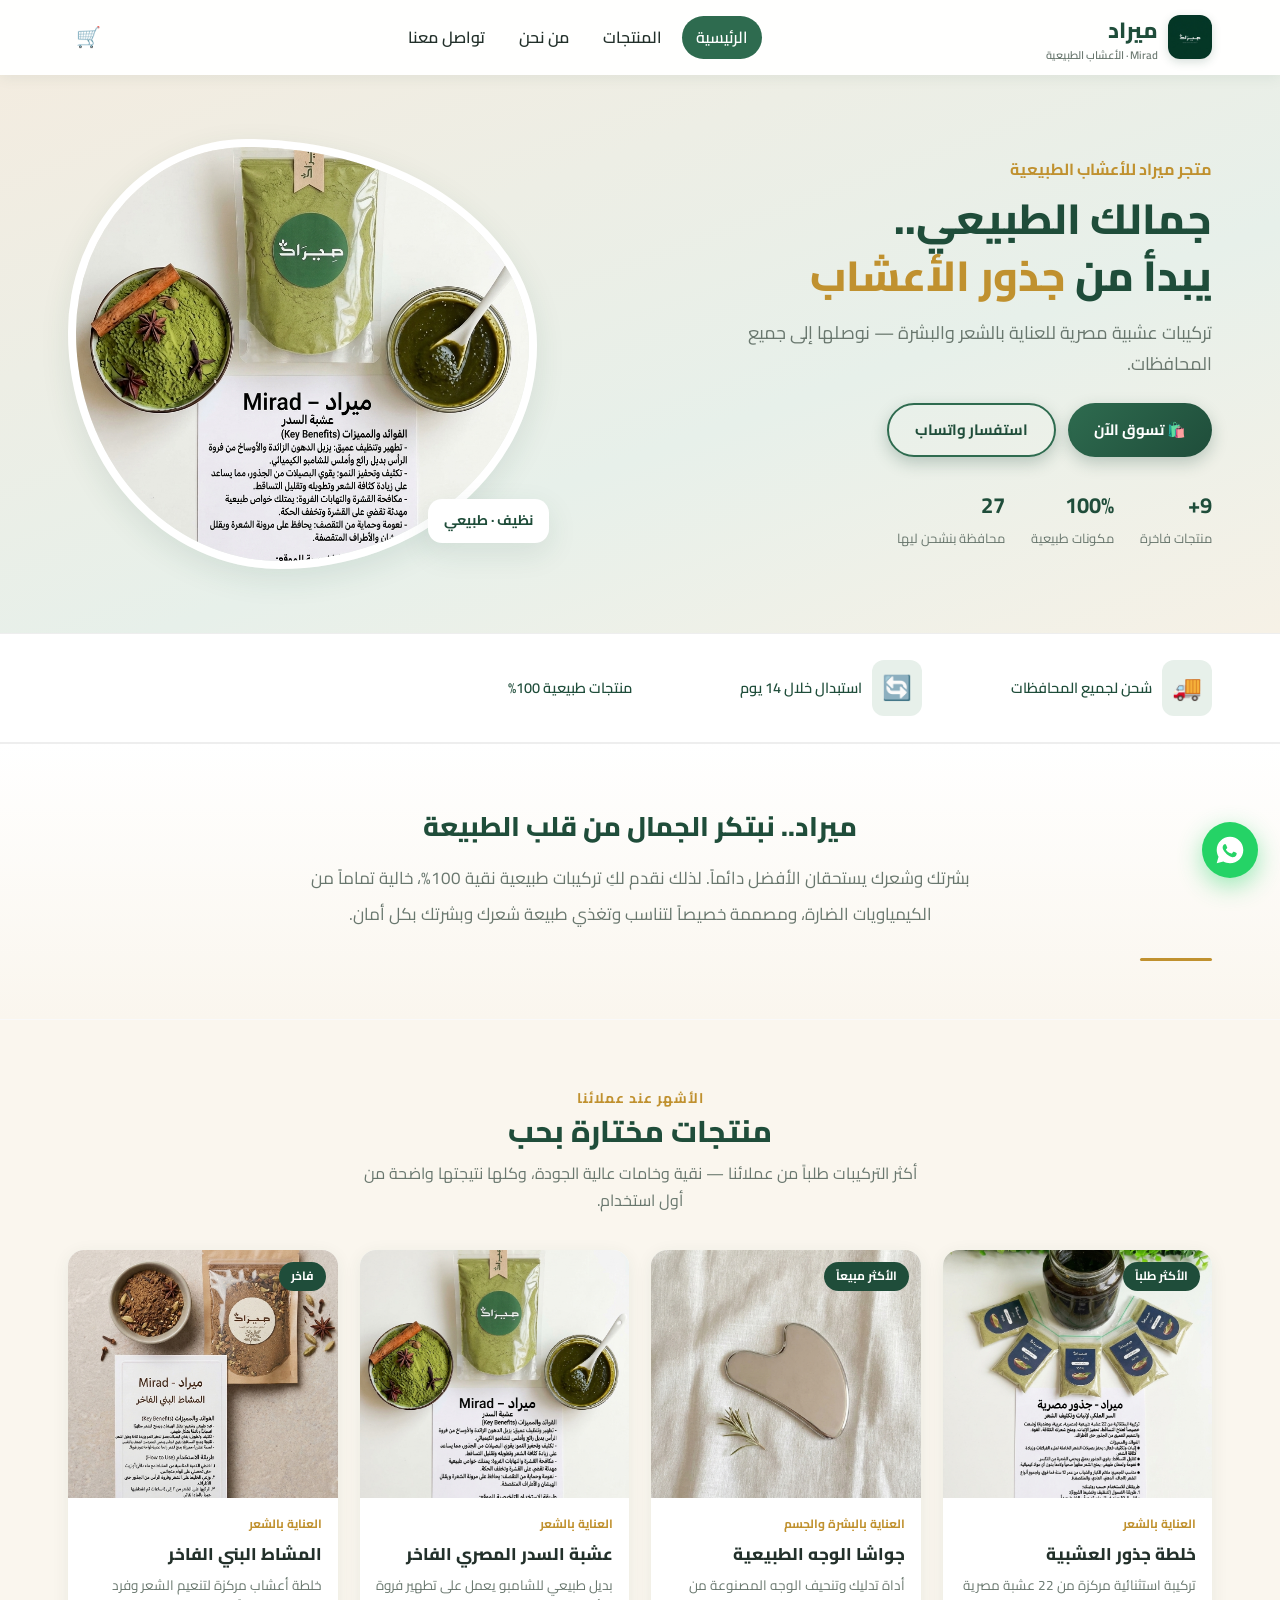
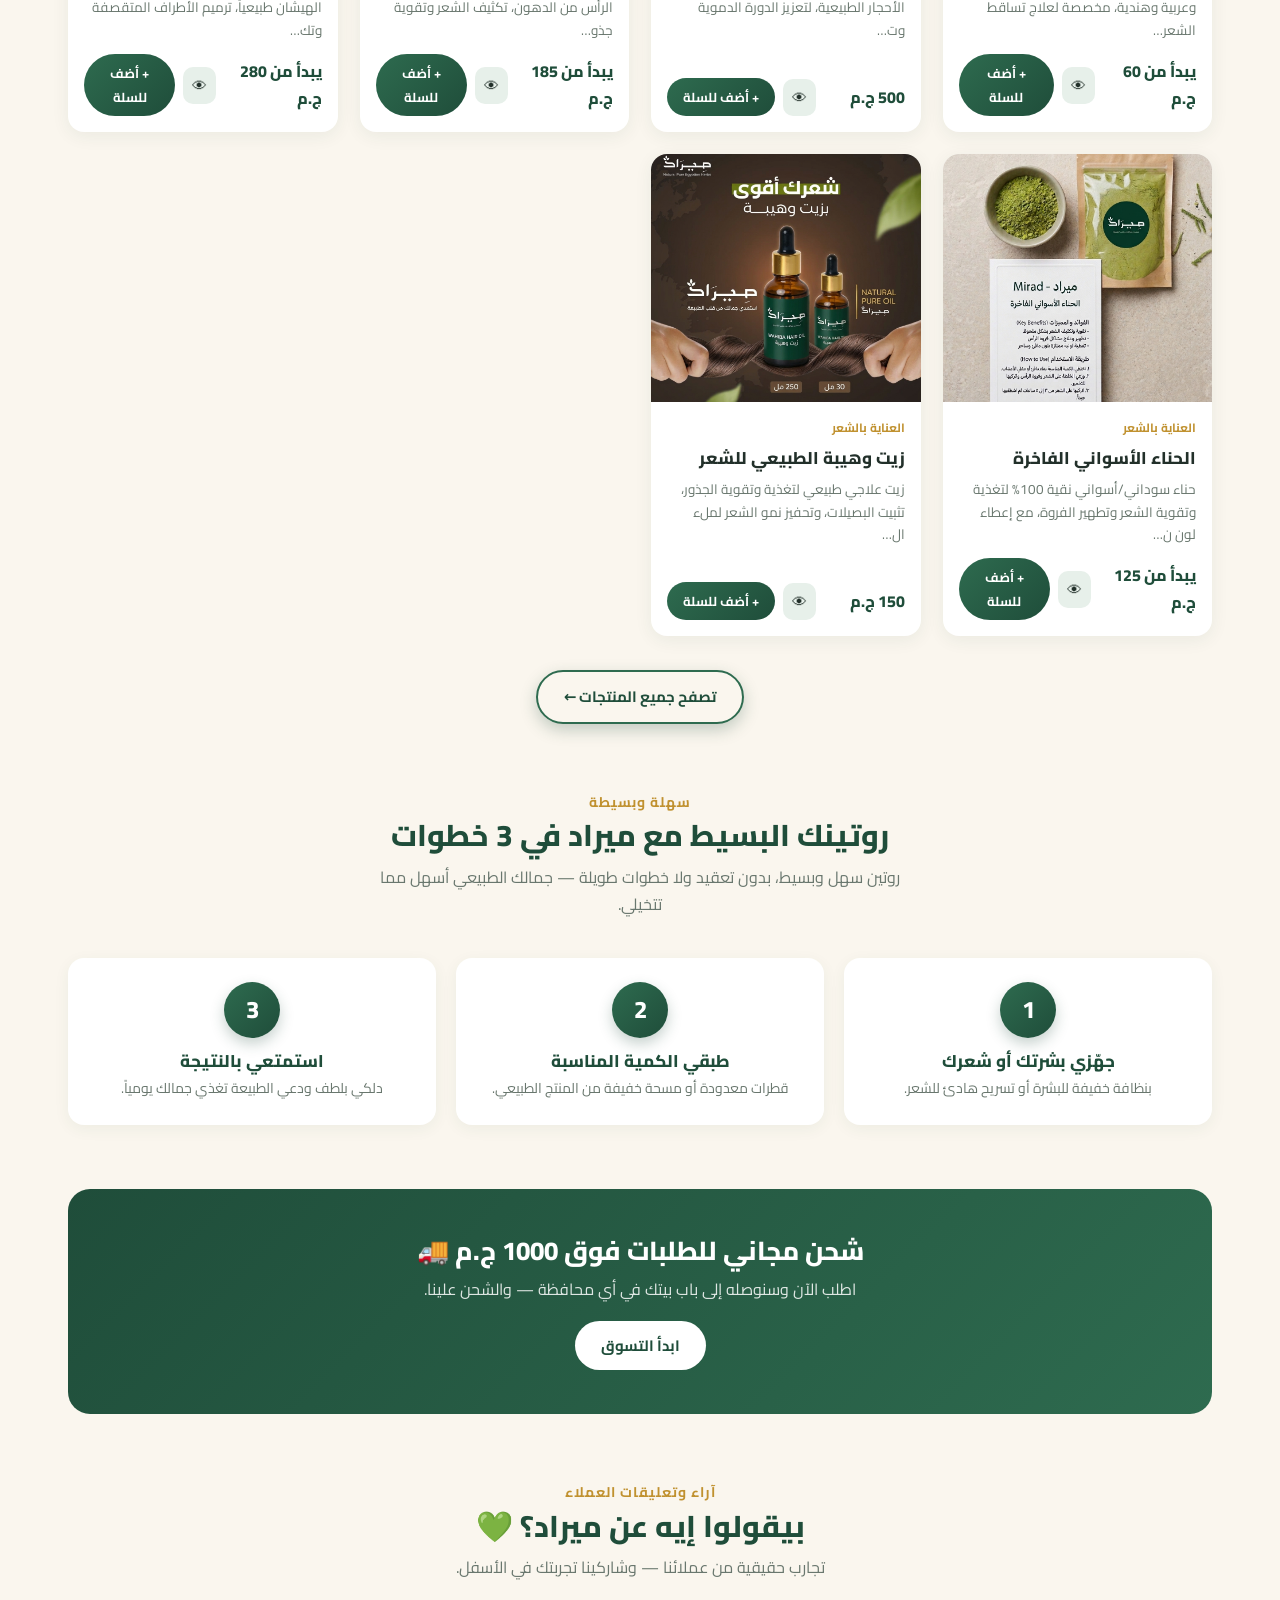
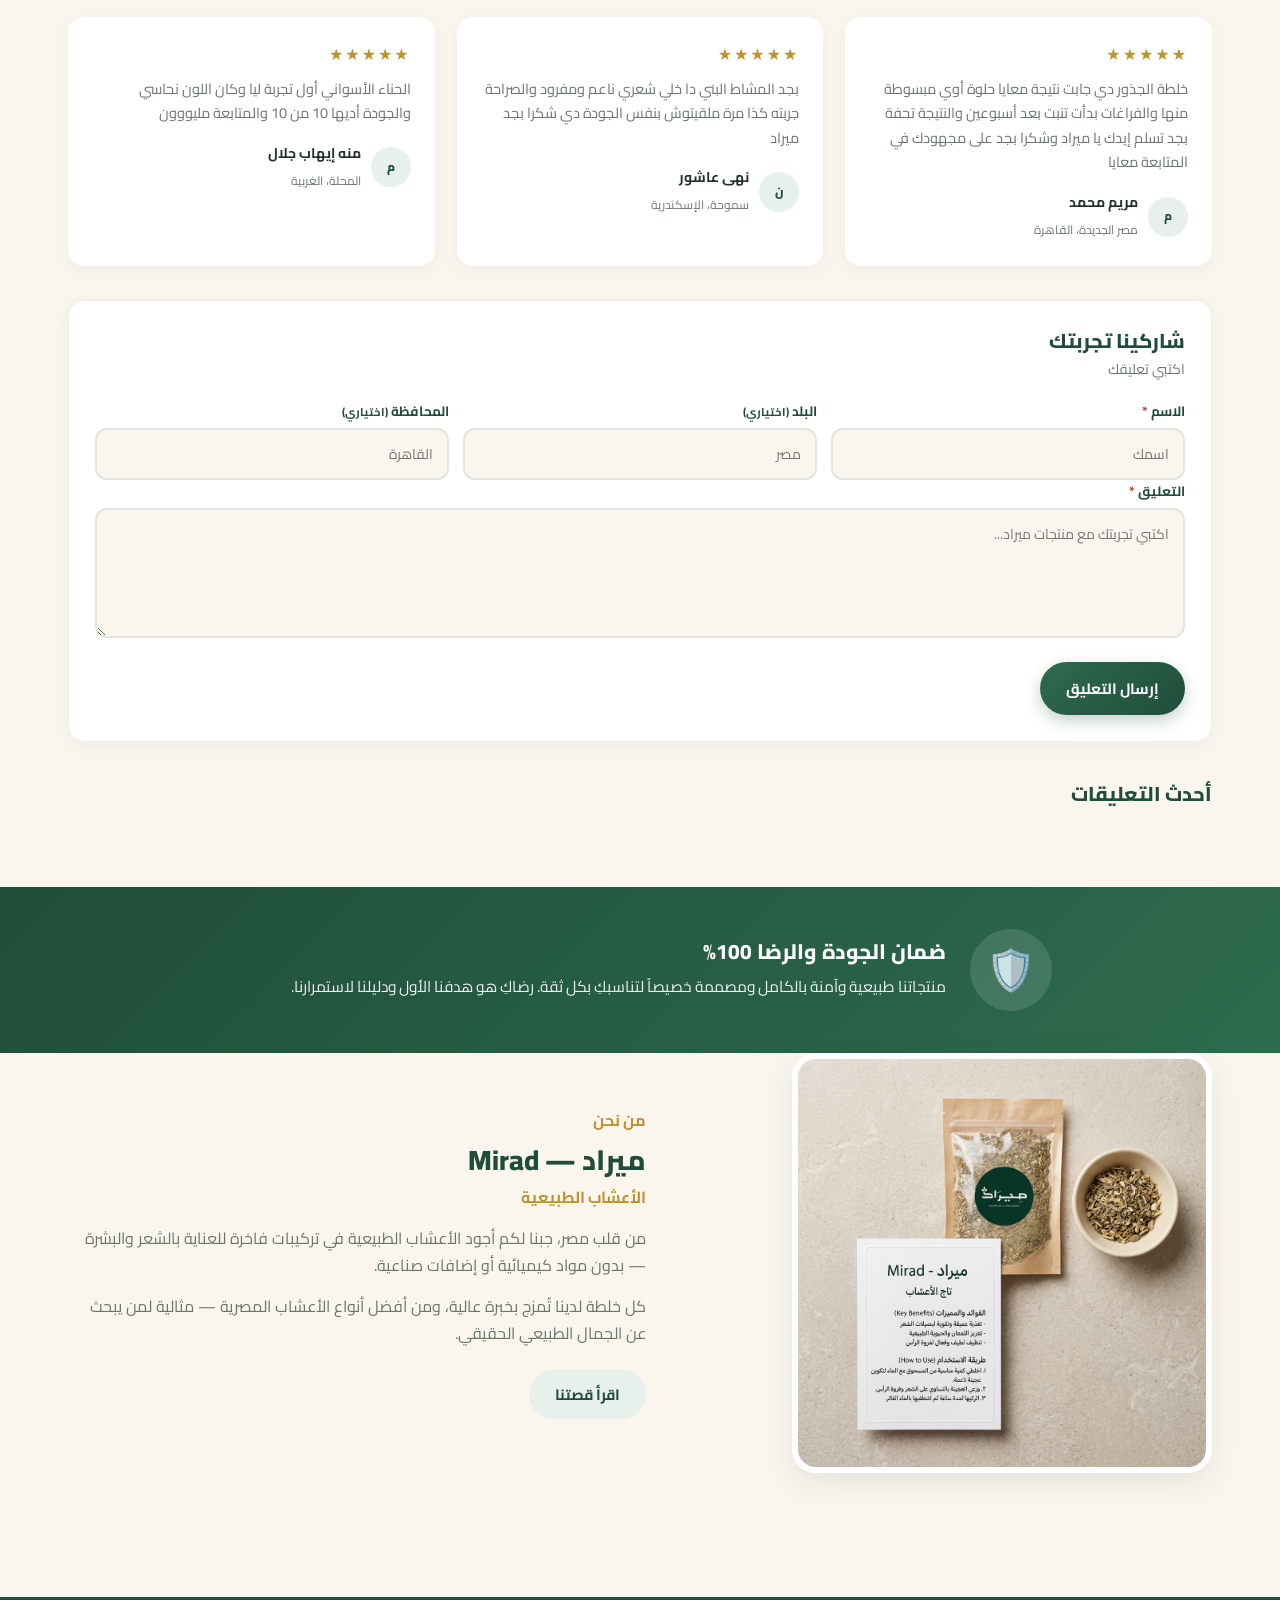
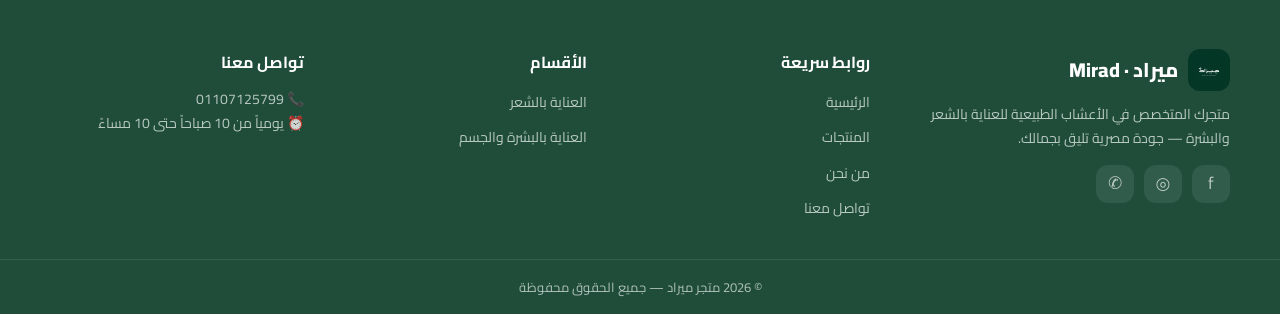
<file: index.html>
<!DOCTYPE html>
<html lang="ar" dir="rtl">
<head>
  <meta charset="UTF-8">
  <meta name="viewport" content="width=device-width, initial-scale=1.0">
  <title>ميراد | متخصصين في الأعشاب الطبيعية للعناية بالشعر والبشرة</title>
  <meta name="description" content="متجر ميراد للأعشاب الطبيعية : سدر، حناء أسواني، مشاط، خلطة جذور، وأحجار جواشا — شحن لكل المحافظات ودفع عند الاستلام.">
  <meta name="google-site-verification" content="2bOkw9dakzoFzR6YD-n7EDIYoQVG6wpm68hwIDBc_3A">
  <link rel="canonical" href="https://mirad-store.github.io/mirad/">
  <meta property="og:type" content="website">
  <meta property="og:site_name" content="ميراد Mirad">
  <meta property="og:title" content="ميراد | متخصصين في الأعشاب الطبيعية للعناية بالشعر والبشرة">
  <meta property="og:description" content="متجر ميراد للأعشاب الطبيعية : سدر، حناء أسواني، مشاط، خلطة جذور، وأحجار جواشا — شحن لكل المحافظات ودفع عند الاستلام.">
  <meta property="og:image" content="https://mirad-store.github.io/mirad/images/sidr.jpg">
  <meta property="og:url" content="https://mirad-store.github.io/mirad/">
  <meta property="og:locale" content="ar_EG">
  <meta name="twitter:card" content="summary_large_image">
  <link rel="icon" href="images/logo-mirad.jpg" type="image/svg+xml">
  <link rel="preconnect" href="https://fonts.googleapis.com">
  <link rel="preconnect" href="https://fonts.gstatic.com" crossorigin>
  <link href="https://fonts.googleapis.com/css2?family=Cairo:wght@400;600;700;800&display=swap" rel="stylesheet">
  <link rel="stylesheet" href="css/style.css">
</head>
<body>

  <!-- الهيدر -->
  <header class="site-header">
    <div class="header-in">
      <a href="index.html" class="logo">
        <img src="images/logo-mirad.jpg" alt="لوجو ميراد">
        <div>ميراد<small>Mirad · الأعشاب الطبيعية</small></div>
      </a>
      <nav class="main-nav" id="mainNav">
        <a href="index.html" class="active">الرئيسية</a>
        <a href="shop.html">المنتجات</a>
        <a href="about.html">من نحن</a>
        <a href="contact.html">تواصل معنا</a>
      </nav>
      <div class="header-actions">
        <a href="cart.html" class="cart-btn" title="سلة المشتريات">🛒<span class="cart-count" id="cartCount">0</span></a>
        <button class="menu-btn" onclick="toggleMenu()" aria-label="القائمة">☰</button>
      </div>
    </div>
  </header>

  <!-- الهيرو -->
  <section class="hero">
    <div class="hero-in">
      <div>
        <span class="eyebrow">متجر ميراد للأعشاب الطبيعية</span>
        <h1>جمالك الطبيعي..<br>يبدأ من <span>جذور الأعشاب</span></h1>
        <p class="lead">تركيبات عشبية مصرية للعناية بالشعر والبشرة — نوصلها إلى جميع المحافظات.</p>
        <div class="hero-cta">
          <a href="shop.html" class="btn">🛍️ تسوق الآن</a>
          <a href="https://wa.me/201107125799" target="_blank" class="btn btn-outline">استفسار واتساب</a>
        </div>
        <div class="hero-stats">
          <div><b>9+</b><span>منتجات فاخرة</span></div>
          <div><b>100%</b><span>مكونات طبيعية</span></div>
          <div><b>27</b><span>محافظة بنشحن ليها</span></div>
        </div>
      </div>
      <div class="hero-art">
        <img src="images/sidr.jpg" alt="عشبة السدر المصري الفاخر - ميراد">
        <div class="hero-card">نظيف · طبيعي</div>
      </div>
    </div>
  </section>

  <!-- شريط المميزات -->
  <section class="features">
    <div class="features-in">
      <div class="feature"><span class="fi">🚚</span> شحن لجميع المحافظات</div>
      <div class="feature"><span class="fi">🔄</span> استبدال خلال 14 يوم</div>
      <div class="feature">منتجات طبيعية 100%</div>
    </div>
  </section>

  <!-- بيان ميراد — قصة العلامة -->
  <section class="manifesto">
    <div class="container">
      <h2>ميراد.. نبتكر الجمال من قلب الطبيعة</h2>
      <p>بشرتك وشعرك يستحقان الأفضل دائماً. لذلك نقدم لكِ تركيبات طبيعية نقية 100%، خالية تماماً من الكيمياويات الضارة، ومصممة خصيصاً لتناسب وتغذي طبيعة شعرك وبشرتك بكل أمان.</p>
      <div class="rule"></div>
    </div>
  </section>

  <!-- المنتجات المميزة -->
  <section class="section">
    <div class="container">
      <div class="section-head">
        <span class="eyebrow">الأشهر عند عملائنا</span>
        <h2>منتجات مختارة بحب</h2>
        <p>أكثر التركيبات طلباً من عملائنا — نقية وخامات عالية الجودة، وكلها نتيجتها واضحة من أول استخدام.</p>
      </div>
      <div class="p-grid" id="featured"></div>
      <div style="text-align:center;margin-top:34px">
        <a href="shop.html" class="btn btn-outline">تصفح جميع المنتجات ←</a>
      </div>
    </div>
  </section>

  <!-- خطوات الاستخدام -->
  <section class="section" style="padding-top:0">
    <div class="container">
      <div class="section-head">
        <span class="eyebrow">سهلة وبسيطة</span>
        <h2>روتينك البسيط مع ميراد في 3 خطوات</h2>
        <p>روتين سهل وبسيط، بدون تعقيد ولا خطوات طويلة — جمالك الطبيعي أسهل مما تتخيلي.</p>
      </div>
      <div class="values-grid">
        <div class="value">
          <div class="step-num">1</div>
          <h3>جهّزي بشرتك أو شعرك</h3>
          <p>بنظافة خفيفة للبشرة أو تسريح هادئ للشعر.</p>
        </div>
        <div class="value">
          <div class="step-num">2</div>
          <h3>طبقي الكمية المناسبة</h3>
          <p>قطرات معدودة أو مسحة خفيفة من المنتج الطبيعي.</p>
        </div>
        <div class="value">
          <div class="step-num">3</div>
          <h3>استمتعي بالنتيجة</h3>
          <p>دلكي بلطف ودعي الطبيعة تغذي جمالك يومياً.</p>
        </div>
      </div>
    </div>
  </section>

  <!-- بانر -->
  <section class="section" style="padding-top:0">
    <div class="container">
      <div class="banner">
        <h2>شحن مجاني للطلبات فوق 1000 ج.م 🚚</h2>
        <p>اطلب الآن وسنوصله إلى باب بيتك في أي محافظة — والشحن علينا.</p>
        <a href="shop.html" class="btn">ابدأ التسوق</a>
      </div>
    </div>
  </section>

  <!-- آراء وتعليقات العملاء -->
  <section class="section" style="padding-top:0" id="reviews">
    <div class="container">
      <div class="section-head">
        <span class="eyebrow">آراء وتعليقات العملاء</span>
        <h2>بيقولوا إيه عن ميراد؟ 💚</h2>
        <p>تجارب حقيقية من عملائنا — وشاركينا تجربتك في الأسفل.</p>
      </div>
      <div class="reviews-grid" id="featuredReviews">
        <div class="review">
          <div class="stars">★★★★★</div>
          <p>خلطة الجذور دي جابت نتيجة معايا حلوة أوي مبسوطة منها والفراغات بدأت تنبت بعد أسبوعين والنتيجة تحفة بجد تسلم إيدك يا ميراد وشكرا بجد على مجهودك في المتابعة معايا</p>
          <div class="who"><span class="av">م</span><div><b>مريم محمد</b><span>مصر الجديدة، القاهرة</span></div></div>
        </div>
        <div class="review">
          <div class="stars">★★★★★</div>
          <p>بجد المشاط البني دا خلي شعري ناعم ومفرود والصراحة جربته كذا مرة ملقيتوش بنفس الجودة دي شكرا بجد ميراد</p>
          <div class="who"><span class="av">ن</span><div><b>نهى عاشور</b><span>سموحة، الإسكندرية</span></div></div>
        </div>
        <div class="review">
          <div class="stars">★★★★★</div>
          <p>الحناء الأسواني أول تجربة ليا وكان اللون نحاسي والجودة أديها 10 من 10 والمتابعة مليووون</p>
          <div class="who"><span class="av">م</span><div><b>منه إيهاب جلال</b><span>المحلة، الغربية</span></div></div>
        </div>
      </div>

      <!-- فورم إضافة تعليق -->
      <div class="review-form-card">
        <h3>شاركينا تجربتك</h3>
        <p>اكتبي تعليقك</p>
        <form id="reviewForm" novalidate>
          <div class="rf-row">
            <div class="field">
              <label for="rvName">الاسم <span class="req">*</span></label>
              <input id="rvName" name="name" type="text" maxlength="60" placeholder="اسمك" required>
            </div>
            <div class="field">
              <label for="rvCountry">البلد <small>(اختياري)</small></label>
              <input id="rvCountry" name="country" type="text" maxlength="60" placeholder="مصر">
            </div>
            <div class="field">
              <label for="rvGov">المحافظة <small>(اختياري)</small></label>
              <input id="rvGov" name="governorate" type="text" maxlength="60" placeholder="القاهرة">
            </div>
          </div>
          <div class="field">
            <label for="rvComment">التعليق <span class="req">*</span></label>
            <textarea id="rvComment" name="comment" rows="4" maxlength="1000" placeholder="اكتبي تجربتك مع منتجات ميراد..." required></textarea>
          </div>
          <div class="rf-foot">
            <button type="submit" class="btn" id="rvSubmit">إرسال التعليق</button>
            <span class="rf-msg" id="rvMsg" role="status" aria-live="polite"></span>
          </div>
        </form>
      </div>

      <!-- التعليقات المعتمدة من قاعدة البيانات -->
      <div class="live-reviews">
        <h3>أحدث التعليقات</h3>
        <div class="reviews-grid" id="liveReviews" aria-live="polite" hidden></div>
      </div>
    </div>
  </section>

  <!-- ضمان الجودة -->
  <section class="guarantee">
    <div class="container guarantee-in">
      <div class="shield">🛡️</div>
      <div>
        <h3>ضمان الجودة والرضا 100%</h3>
        <p>منتجاتنا طبيعية وآمنة بالكامل ومصممة خصيصاً لتناسبكِ بكل ثقة. رضاكِ هو هدفنا الأول ودليلنا لاستمرارنا.</p>
      </div>
    </div>
  </section>

  <!-- من نحن مختصر -->
  <section class="section" style="padding-top:0">
    <div class="container about-grid">
      <img src="images/taj.jpg" alt="تاج الأعشاب الفاخر - ميراد" loading="lazy">
      <div>
        <span class="eyebrow" style="color:var(--gold);font-weight:700">من نحن</span>
        <h2 style="font-size:28px;color:var(--green-dark);margin:8px 0 4px">ميراد — Mirad</h2>
        <div style="color:var(--gold);font-weight:700;margin-bottom:14px">الأعشاب الطبيعية</div>
        <p>من قلب مصر، جبنا لكم أجود الأعشاب الطبيعية في تركيبات فاخرة للعناية بالشعر والبشرة — بدون مواد كيميائية أو إضافات صناعية.</p>
        <p>كل خلطة لدينا تُمزج بخبرة عالية، ومن أفضل أنواع الأعشاب المصرية — مثالية لمن يبحث عن الجمال الطبيعي الحقيقي.</p>
        <a href="about.html" class="btn btn-ghost" style="margin-top:8px">اقرأ قصتنا</a>
      </div>
    </div>
  </section>

  <!-- الفوتر -->
  <footer class="site-footer">
    <div class="container footer-in">
      <div>
        <div class="f-logo"><img src="images/logo-mirad.jpg" alt="ميراد"><span>ميراد · Mirad</span></div>
        <p>متجرك المتخصص في الأعشاب الطبيعية للعناية بالشعر والبشرة — جودة مصرية تليق بجمالك.</p>
        <div class="socials">
          <a href="https://www.facebook.com" target="_blank" title="فيسبوك">f</a>
          <a href="https://www.instagram.com" target="_blank" title="إنستجرام">◎</a>
          <a href="https://wa.me/201107125799" target="_blank" title="واتساب">✆</a>
        </div>
      </div>
      <div>
        <h4>روابط سريعة</h4>
        <ul>
          <li><a href="index.html">الرئيسية</a></li>
          <li><a href="shop.html">المنتجات</a></li>
          <li><a href="about.html">من نحن</a></li>
          <li><a href="contact.html">تواصل معنا</a></li>
        </ul>
      </div>
      <div>
        <h4>الأقسام</h4>
        <ul>
          <li><a href="shop.html">العناية بالشعر</a></li>
          <li><a href="shop.html">العناية بالبشرة والجسم</a></li>
        </ul>
      </div>
      <div>
        <h4>تواصل معنا</h4>
        <p>📞 01107125799</p>
        <p>⏰ يومياً من 10 صباحاً حتى 10 مساءً</p>
      </div>
    </div>
    <div class="copy">© 2026 متجر ميراد — جميع الحقوق محفوظة</div>
  </footer>

  <!-- واتساب عائم -->
  <a class="wa-float" href="https://wa.me/201107125799" target="_blank" aria-label="تواصل واتساب">
    <svg viewBox="0 0 32 32" width="28" height="28" fill="#fff"><path d="M16 .8C7.6.8.8 7.6.8 16c0 2.8.8 5.5 2.1 7.8L.8 31.2l7.6-2c2.2 1.2 4.8 2 7.6 2 8.4 0 15.2-6.8 15.2-15.2S24.4.8 16 .8zm7 21.4c-.3.9-1.9 1.8-2.6 1.9-.7.1-1.5.1-2.4-.2-.6-.2-1.3-.4-2.2-.8-3.9-1.7-6.4-5.6-6.6-5.9-.2-.3-1.6-2.1-1.6-4s.9-2.9 1.3-3.3c.4-.4.8-.5 1-.5h.8c.2 0 .5-.1.8.6.3.8 1.2 2.8 1.3 3 .1.2.1.4 0 .7-.2.3-.6.9-1 1.2-.3.2-.6.6-.3 1 .3.3 1.1 1.5 2.4 2.4 1.6 1.2 3 1.5 3.4 1.7.4.2.7.2.9-.1.3-.3 1.1-1.3 1.4-1.7.3-.4.6-.4 1-.2.4.1 2.1 1 2.4 1.2.3.2.5.3.6.4.1.2.1.9-.3 1.8z"/></svg>
  </a>

  <script src="js/products.js"></script>
  <script src="js/main.js"></script>
  <script src="js/reviews.js"></script>
</body>
</html>
</file>
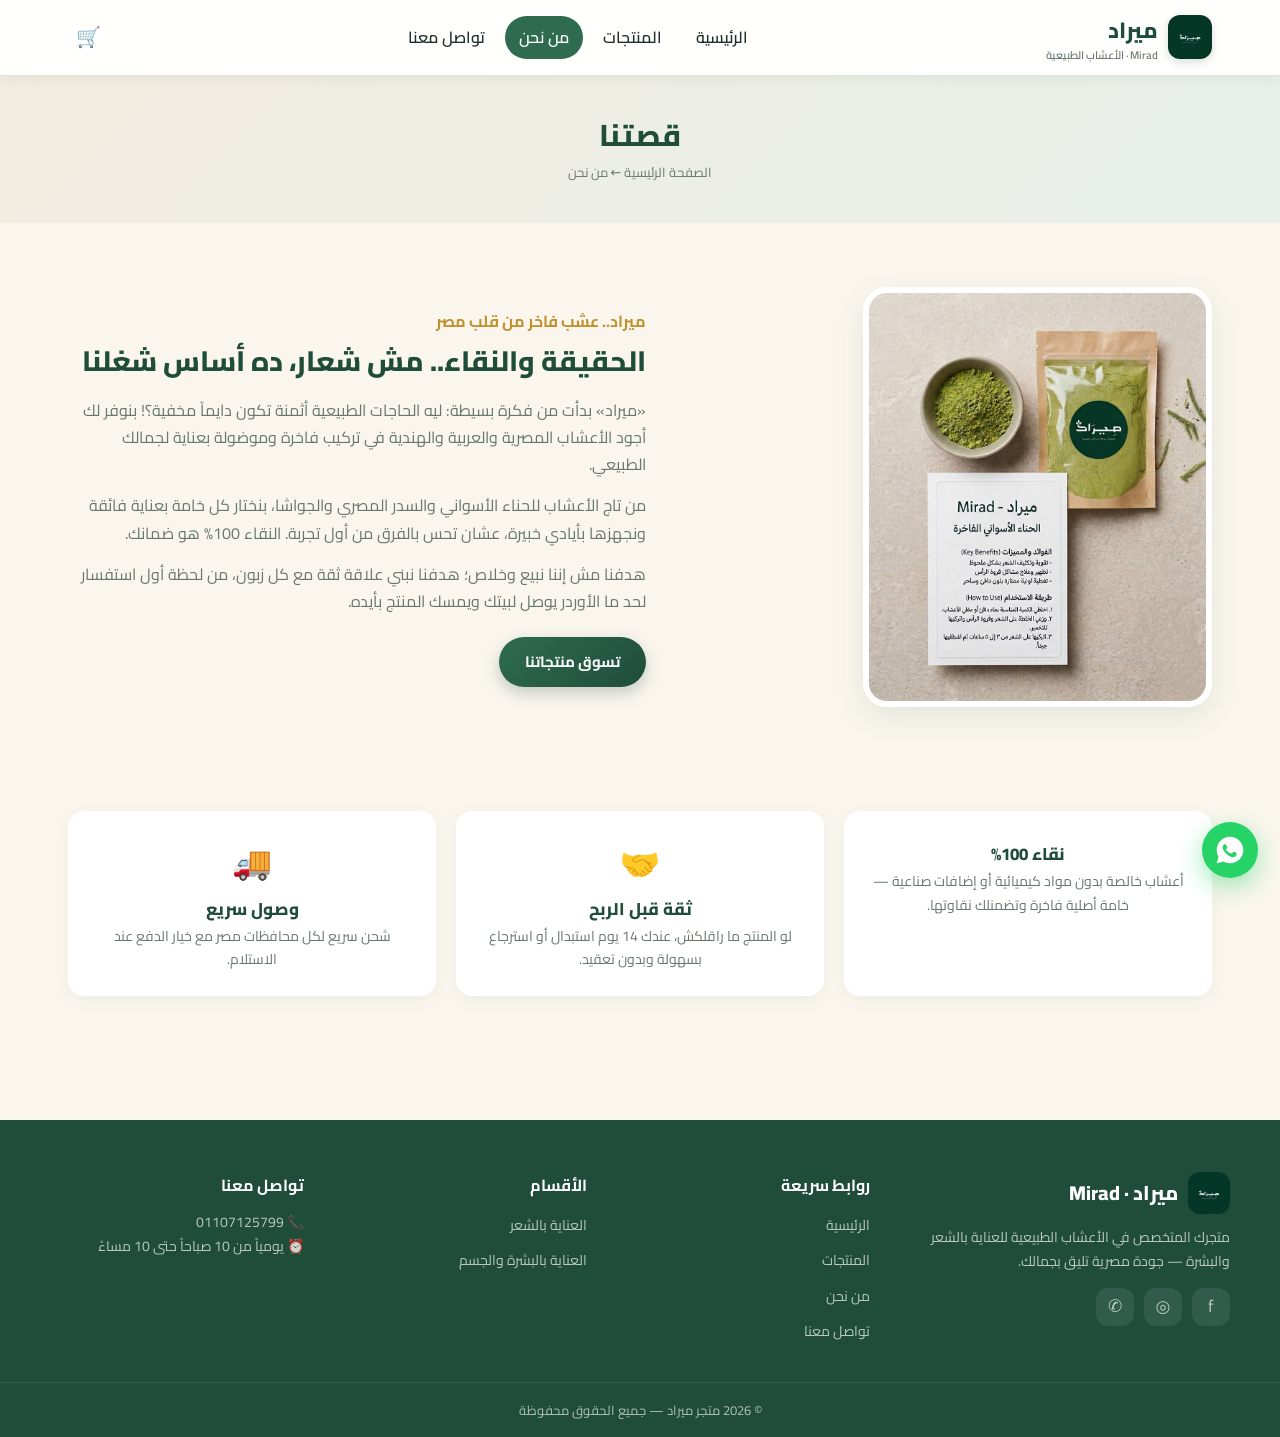
<file: about.html>
<!DOCTYPE html>
<html lang="ar" dir="rtl">
<head>
  <meta charset="UTF-8">
  <meta name="viewport" content="width=device-width, initial-scale=1.0">
  <title>من نحن | ميراد</title>
  <meta name="description" content="قصة متجر ميراد للأعشاب الطبيعية الفاخرة — من قلب مصر إلى كل بيت بيهتم بجماله الطبيعي.">
  <meta name="google-site-verification" content="2bOkw9dakzoFzR6YD-n7EDIYoQVG6wpm68hwIDBc_3A">
  <link rel="canonical" href="https://mirad-store.github.io/mirad/about.html">
  <meta property="og:type" content="website">
  <meta property="og:site_name" content="ميراد Mirad">
  <meta property="og:title" content="من نحن | ميراد">
  <meta property="og:description" content="أعشاب طبيعية فاخرة من قلب مصر — نقاء 100% وثقة قبل كل شيء.">
  <meta property="og:image" content="https://mirad-store.github.io/mirad/images/logo-mirad.jpg">
  <meta property="og:url" content="https://mirad-store.github.io/mirad/about.html">
  <meta property="og:locale" content="ar_EG">
  <meta name="twitter:card" content="summary_large_image">
  <link rel="icon" href="images/logo-mirad.jpg" type="image/svg+xml">
  <link rel="preconnect" href="https://fonts.googleapis.com">
  <link rel="preconnect" href="https://fonts.gstatic.com" crossorigin>
  <link href="https://fonts.googleapis.com/css2?family=Cairo:wght@400;600;700;800&display=swap" rel="stylesheet">
  <link rel="stylesheet" href="css/style.css">
</head>
<body>

  <header class="site-header">
    <div class="header-in">
      <a href="index.html" class="logo">
        <img src="images/logo-mirad.jpg" alt="لوجو ميراد">
        <div>ميراد<small>Mirad · الأعشاب الطبيعية</small></div>
      </a>
      <nav class="main-nav" id="mainNav">
        <a href="index.html">الرئيسية</a>
        <a href="shop.html">المنتجات</a>
        <a href="about.html" class="active">من نحن</a>
        <a href="contact.html">تواصل معنا</a>
      </nav>
      <div class="header-actions">
        <a href="cart.html" class="cart-btn" title="سلة المشتريات">🛒<span class="cart-count" id="cartCount">0</span></a>
        <button class="menu-btn" onclick="toggleMenu()" aria-label="القائمة">☰</button>
      </div>
    </div>
  </header>

  <section class="page-head">
    <div class="container">
      <h1>قصتنا</h1>
      <div class="crumbs">الصفحة الرئيسية ← من نحن</div>
    </div>
  </section>

  <section class="section">
    <div class="container about-grid">
      <img src="images/henna.jpg" alt="الحناء الأسواني الفاخرة - ميراد" loading="lazy">
      <div>
        <span style="color:var(--gold);font-weight:700">ميراد.. عشب فاخر من قلب مصر</span>
        <h2 style="font-size:28px;color:var(--green-dark);margin:8px 0 16px">الحقيقة والنقاء.. مش شعار، ده أساس شغلنا</h2>
        <p>«ميراد» بدأت من فكرة بسيطة: ليه الحاجات الطبيعية أثمنة تكون دايماً مخفية؟! بنوفر لك أجود الأعشاب المصرية والعربية والهندية في تركيب فاخرة وموضولة بعناية لجمالك الطبيعي.</p>
        <p>من تاج الأعشاب للحناء الأسواني والسدر المصري والجواشا، بنختار كل خامة بعناية فائقة ونجهزها بأيادي خبيرة، عشان تحس بالفرق من أول تجربة. النقاء 100% هو ضمانك.</p>
        <p>هدفنا مش إننا نبيع وخلاص؛ هدفنا نبني علاقة ثقة مع كل زبون، من لحظة أول استفسار لحد ما الأوردر يوصل لبيتك ويمسك المنتج بأيده.</p>
        <a href="shop.html" class="btn" style="margin-top:8px">تسوق منتجاتنا</a>
      </div>
    </div>
  </section>

  <section class="section" style="padding-top:0">
    <div class="container">
      <div class="values-grid">
        <div class="value">
          <h3>نقاء 100%</h3>
          <p>أعشاب خالصة بدون مواد كيميائية أو إضافات صناعية — خامة أصلية فاخرة وتضمنلك نقاوتها.</p>
        </div>
        <div class="value">
          <div class="vi">🤝</div>
          <h3>ثقة قبل الربح</h3>
          <p>لو المنتج ما راقلكش، عندك 14 يوم استبدال أو استرجاع بسهولة وبدون تعقيد.</p>
        </div>
        <div class="value">
          <div class="vi">🚚</div>
          <h3>وصول سريع</h3>
          <p>شحن سريع لكل محافظات مصر مع خيار الدفع عند الاستلام.</p>
        </div>
      </div>
    </div>
  </section>

  <footer class="site-footer">
    <div class="container footer-in">
      <div>
        <div class="f-logo"><img src="images/logo-mirad.jpg" alt="ميراد"><span>ميراد · Mirad</span></div>
        <p>متجرك المتخصص في الأعشاب الطبيعية للعناية بالشعر والبشرة — جودة مصرية تليق بجمالك.</p>
        <div class="socials">
          <a href="https://www.facebook.com" target="_blank" title="فيسبوك">f</a>
          <a href="https://www.instagram.com" target="_blank" title="إنستجرام">◎</a>
          <a href="https://wa.me/201107125799" target="_blank" title="واتساب">✆</a>
        </div>
      </div>
      <div>
        <h4>روابط سريعة</h4>
        <ul>
          <li><a href="index.html">الرئيسية</a></li>
          <li><a href="shop.html">المنتجات</a></li>
          <li><a href="about.html">من نحن</a></li>
          <li><a href="contact.html">تواصل معنا</a></li>
        </ul>
      </div>
      <div>
        <h4>الأقسام</h4>
        <ul>
          <li><a href="shop.html">العناية بالشعر</a></li>
          <li><a href="shop.html">العناية بالبشرة والجسم</a></li>
        </ul>
      </div>
      <div>
        <h4>تواصل معنا</h4>
        <p>📞 01107125799</p>
        <p>⏰ يومياً من 10 صباحاً حتى 10 مساءً</p>
      </div>
    </div>
    <div class="copy">© 2026 متجر ميراد — جميع الحقوق محفوظة</div>
  </footer>

  <a class="wa-float" href="https://wa.me/201107125799" target="_blank" aria-label="تواصل واتساب">
    <svg viewBox="0 0 32 32" width="28" height="28" fill="#fff"><path d="M16 .8C7.6.8.8 7.6.8 16c0 2.8.8 5.5 2.1 7.8L.8 31.2l7.6-2c2.2 1.2 4.8 2 7.6 2 8.4 0 15.2-6.8 15.2-15.2S24.4.8 16 .8zm7 21.4c-.3.9-1.9 1.8-2.6 1.9-.7.1-1.5.1-2.4-.2-.6-.2-1.3-.4-2.2-.8-3.9-1.7-6.4-5.6-6.6-5.9-.2-.3-1.6-2.1-1.6-4s.9-2.9 1.3-3.3c.4-.4.8-.5 1-.5h.8c.2 0 .5-.1.8.6.3.8 1.2 2.8 1.3 3 .1.2.1.4 0 .7-.2.3-.6.9-1 1.2-.3.2-.6.6-.3 1 .3.3 1.1 1.5 2.4 2.4 1.6 1.2 3 1.5 3.4 1.7.4.2.7.2.9-.1.3-.3 1.1-1.3 1.4-1.7.3-.4.6-.4 1-.2.4.1 2.1 1 2.4 1.2.3.2.5.3.6.4.1.2.1.9-.3 1.8z"/></svg>
  </a>

  <script src="js/products.js"></script>
  <script src="js/main.js"></script>
</body>
</html>
</file>
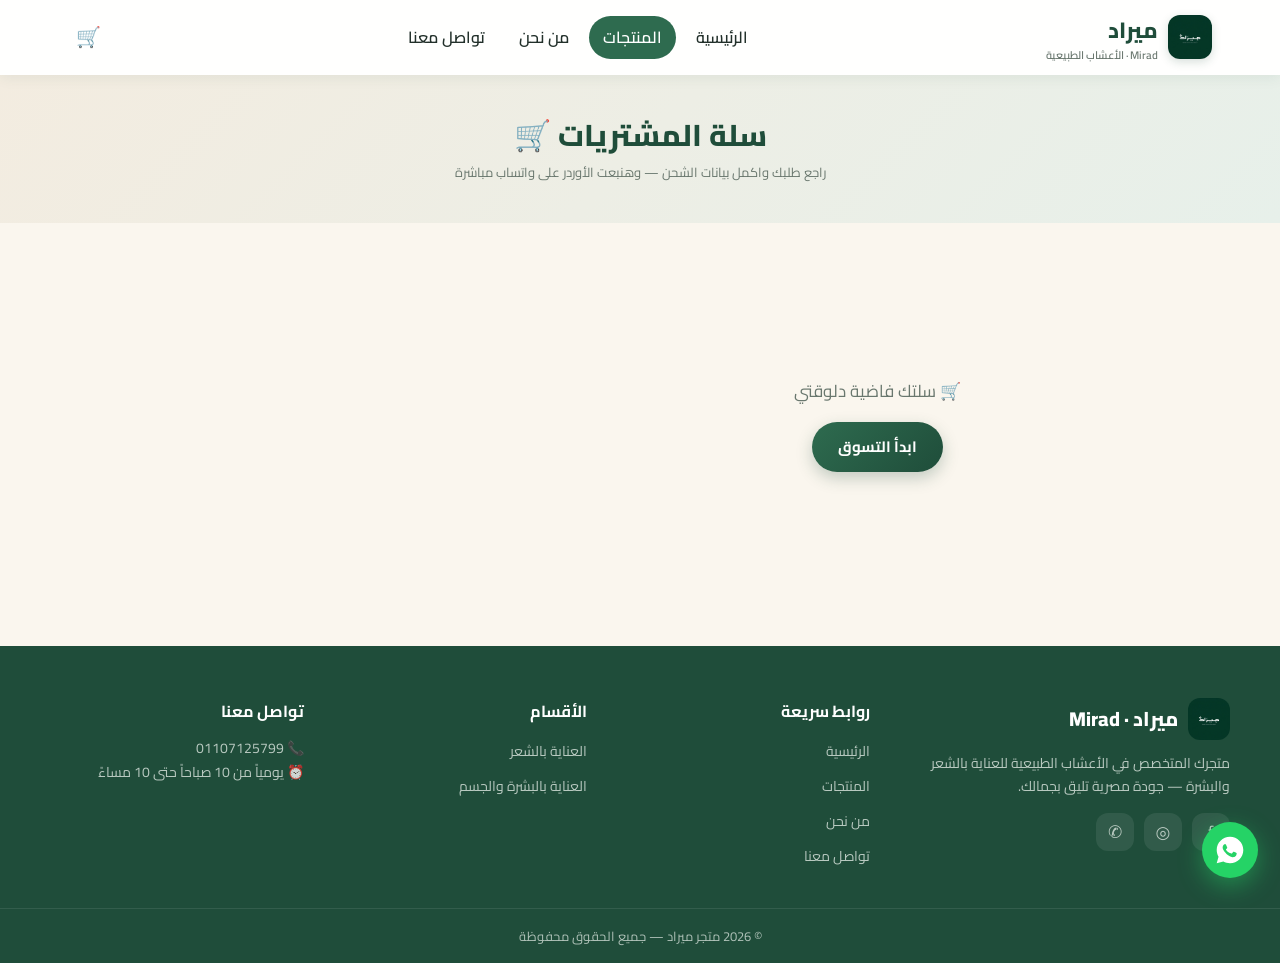
<file: cart.html>
<!DOCTYPE html>
<html lang="ar" dir="rtl">
<head>
  <meta charset="UTF-8">
  <meta name="viewport" content="width=device-width, initial-scale=1.0">
  <title>سلة المشتريات | ميراد</title>
  <link rel="icon" href="images/logo-mirad.jpg" type="image/svg+xml">
  <link rel="preconnect" href="https://fonts.googleapis.com">
  <link rel="preconnect" href="https://fonts.gstatic.com" crossorigin>
  <link href="https://fonts.googleapis.com/css2?family=Cairo:wght@400;600;700;800&display=swap" rel="stylesheet">
  <link rel="stylesheet" href="css/style.css">
</head>
<body>

  <header class="site-header">
    <div class="header-in">
      <a href="index.html" class="logo">
        <img src="images/logo-mirad.jpg" alt="لوجو ميراد">
        <div>ميراد<small>Mirad · الأعشاب الطبيعية</small></div>
      </a>
      <nav class="main-nav" id="mainNav">
        <a href="index.html">الرئيسية</a>
        <a href="shop.html" class="active">المنتجات</a>
        <a href="about.html">من نحن</a>
        <a href="contact.html">تواصل معنا</a>
      </nav>
      <div class="header-actions">
        <a href="cart.html" class="cart-btn" title="سلة المشتريات">🛒<span class="cart-count" id="cartCount">0</span></a>
        <button class="menu-btn" onclick="toggleMenu()" aria-label="القائمة">☰</button>
      </div>
    </div>
  </header>

  <section class="page-head">
    <div class="container">
      <h1>سلة المشتريات 🛒</h1>
      <div class="crumbs">راجع طلبك واكمل بيانات الشحن — وهنبعت الأوردر على واتساب مباشرة</div>
    </div>
  </section>

  <section class="section">
    <div class="container">
      <div class="cart-layout">
        <div id="cartBox"></div>

        <aside id="cartSummaryBox"></aside>
      </div>

      <!-- بيانات الشحن -->
      <form class="form" onsubmit="checkoutWA(event)" id="checkoutForm" style="display:none">
        <h3>📋 بيانات الشحن</h3>

        <div class="field">
          <label for="fName">الاسم بالكامل *</label>
          <input id="fName" type="text" placeholder="مثال: أحمد محمود عبد العال" required>
        </div>

        <div class="field">
          <label for="fPhone">رقم الواتساب للمتابعة *</label>
          <input id="fPhone" type="tel" placeholder="01xxxxxxxxx (11 رقم)" required>
        </div>

        <div class="field">
          <label for="fCity">المحافظة *</label>
          <select id="fCity" required>
            <option value="" disabled selected>اختر محافظتك…</option>
          </select>
        </div>

        <div class="field">
          <label for="fTown">المدينة / المركز *</label>
          <input id="fTown" type="text" placeholder="مثال: مدينة نصر أو مركز قنا" required>
        </div>

        <div class="field">
          <label for="fAddress">العنوان بالتفصيل *</label>
          <input id="fAddress" type="text" placeholder="اسم الشارع / رقم العقار / الدور / الشقة" required>
        </div>

        <div class="field">
          <label for="fLandmark">علامة مميزة قريبة منك (اختياري)</label>
          <input id="fLandmark" type="text" placeholder="مثال: بجوار مسجد النور">
        </div>

        <div class="field">
          <label class="lbl-block">💳 طريقة الدفع *</label>
          <label class="pay-opt"><input type="radio" name="pay" value="كاش عند الاستلام" checked>
            💵 الدفع كاش عند الاستلام (موصى به)</label>
          <label class="pay-opt"><input type="radio" name="pay" value="تحويل مقدم">
            📲 تحويل مقدم الشحن (اتصالات كاش / إنستا باي)</label>
        </div>

        <!-- قسم التحويل المقدم -->
        <div id="transferBox" style="display:none">
          <div class="pay-note">
            <div>مقدم الشحن المطلوب تحويله الآن: <b id="payAmount">—</b></div>
            <ol class="pay-steps">
              <li>حوّل المبلغ على <b>اتصالات كاش: <span dir="ltr">01107125799</span></b>
                <button type="button" class="copy-btn" onclick="copyNum(this)">📋 نسخ</button>
                <span id="instaRow" style="display:none"><br>إنستا باي: <b dir="ltr" id="payInsta"></b>
                <button type="button" class="copy-btn" onclick="copyNum(this)">📋 نسخ</button></span>
              </li>
              <li>خد <b>اسكرين شوت</b> لإثبات التحويل 📸</li>
              <li>اكتب رقم عملية التحويل في الخانة اللي تحت</li>
              <li>بعد ما يفتح الواتساب: <b>أرفق الصورة في نفس الرسالة قبل ما تبعتها</b> ✅</li>
            </ol>
          </div>
          <div class="field">
            <label for="fTransferRef">رقم عملية التحويل / آخر 4 أرقام *</label>
            <input id="fTransferRef" type="text" placeholder="مثال: 4821">
          </div>
        </div>

        <div class="field">
          <label for="fNotes">ملاحظات (اختياري)</label>
          <textarea id="fNotes" placeholder="أي طلب خاص أو تفاصيل إضافية…"></textarea>
        </div>

        <label class="agree">
          <input id="fAgree" type="checkbox" required>
          ✍️ أؤكد أن البيانات المكتوبة صحيحة وأتحمل مسئولية أثمنة الرجوع في حال اختلفت.
        </label>

        <button type="submit" class="btn btn-wa" style="width:100%;margin-top:12px">✅ تأكيد الطلب عبر واتساب</button>
        <p style="font-size:13px;color:var(--muted);margin-top:10px;text-align:center">
          هينفتح واتساب برسالة جاهزة فيها كل تفاصيل أوردر — أرسلها وهنأكدلك التفاصيل هناك 💚
        </p>
      </form>
    </div>
  </section>

  <footer class="site-footer">
    <div class="container footer-in">
      <div>
        <div class="f-logo"><img src="images/logo-mirad.jpg" alt="ميراد"><span>ميراد · Mirad</span></div>
        <p>متجرك المتخصص في الأعشاب الطبيعية للعناية بالشعر والبشرة — جودة مصرية تليق بجمالك.</p>
        <div class="socials">
          <a href="https://www.facebook.com" target="_blank" title="فيسبوك">f</a>
          <a href="https://www.instagram.com" target="_blank" title="إنستجرام">◎</a>
          <a href="https://wa.me/201107125799" target="_blank" title="واتساب">✆</a>
        </div>
      </div>
      <div>
        <h4>روابط سريعة</h4>
        <ul>
          <li><a href="index.html">الرئيسية</a></li>
          <li><a href="shop.html">المنتجات</a></li>
          <li><a href="about.html">من نحن</a></li>
          <li><a href="contact.html">تواصل معنا</a></li>
        </ul>
      </div>
      <div>
        <h4>الأقسام</h4>
        <ul>
          <li><a href="shop.html">العناية بالشعر</a></li>
          <li><a href="shop.html">العناية بالبشرة والجسم</a></li>
        </ul>
      </div>
      <div>
        <h4>تواصل معنا</h4>
        <p>📞 01107125799</p>
        <p>⏰ يومياً من 10 صباحاً حتى 10 مساءً</p>
      </div>
    </div>
    <div class="copy">© 2026 متجر ميراد — جميع الحقوق محفوظة</div>
  </footer>

  <a class="wa-float" href="https://wa.me/201107125799" target="_blank" aria-label="تواصل واتساب">
    <svg viewBox="0 0 32 32" width="28" height="28" fill="#fff"><path d="M16 .8C7.6.8.8 7.6.8 16c0 2.8.8 5.5 2.1 7.8L.8 31.2l7.6-2c2.2 1.2 4.8 2 7.6 2 8.4 0 15.2-6.8 15.2-15.2S24.4.8 16 .8zm7 21.4c-.3.9-1.9 1.8-2.6 1.9-.7.1-1.5.1-2.4-.2-.6-.2-1.3-.4-2.2-.8-3.9-1.7-6.4-5.6-6.6-5.9-.2-.3-1.6-2.1-1.6-4s.9-2.9 1.3-3.3c.4-.4.8-.5 1-.5h.8c.2 0 .5-.1.8.6.3.8 1.2 2.8 1.3 3 .1.2.1.4 0 .7-.2.3-.6.9-1 1.2-.3.2-.6.6-.3 1 .3.3 1.1 1.5 2.4 2.4 1.6 1.2 3 1.5 3.4 1.7.4.2.7.2.9-.1.3-.3 1.1-1.3 1.4-1.7.3-.4.6-.4 1-.2.4.1 2.1 1 2.4 1.2.3.2.5.3.6.4.1.2.1.9-.3 1.8z"/></svg>
  </a>

  <script src="js/products.js"></script>
  <script src="js/main.js"></script>
  <script>
    // إظهار فورم الشحن لو السلة فيها حاجة
    document.addEventListener("DOMContentLoaded", () => {
      if (getCart().length) document.getElementById("checkoutForm").style.display = "block";
    });
  </script>
</body>
</html>
</file>
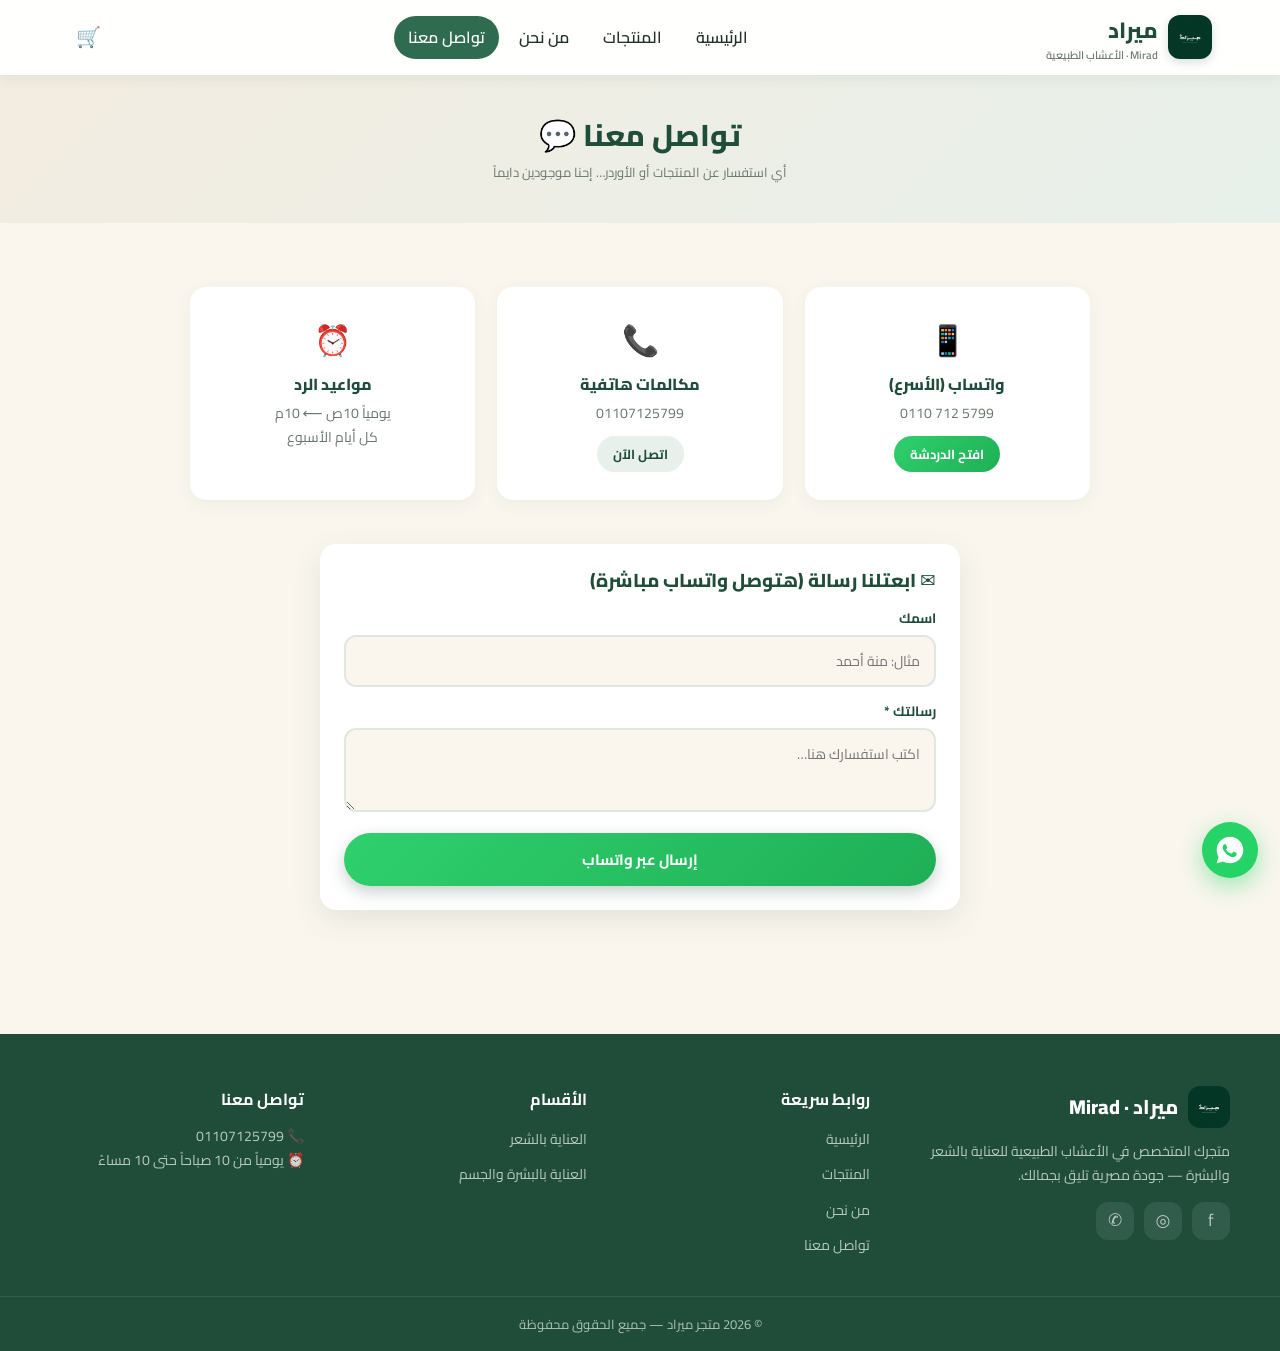
<file: contact.html>
<!DOCTYPE html>
<html lang="ar" dir="rtl">
<head>
  <meta charset="UTF-8">
  <meta name="viewport" content="width=device-width, initial-scale=1.0">
  <title>تواصل معنا | ميراد</title>
  <meta name="description" content="تواصل مع متجر ميراد للأعشاب الطبيعية — واتساب وهاتف وسوشيال ميديا، مرحباً بك في أي وقت.">
  <meta name="google-site-verification" content="2bOkw9dakzoFzR6YD-n7EDIYoQVG6wpm68hwIDBc_3A">
  <link rel="canonical" href="https://mirad-store.github.io/mirad/contact.html">
  <meta property="og:type" content="website">
  <meta property="og:site_name" content="ميراد Mirad">
  <meta property="og:title" content="تواصل معنا | ميراد">
  <meta property="og:description" content="أي استفسار عن المنتجات أو الطلبات — إحنا موجودين دايماً.">
  <meta property="og:image" content="https://mirad-store.github.io/mirad/images/logo-mirad.jpg">
  <meta property="og:url" content="https://mirad-store.github.io/mirad/contact.html">
  <meta property="og:locale" content="ar_EG">
  <meta name="twitter:card" content="summary_large_image">
  <link rel="icon" href="images/logo-mirad.jpg" type="image/svg+xml">
  <link rel="preconnect" href="https://fonts.googleapis.com">
  <link rel="preconnect" href="https://fonts.gstatic.com" crossorigin>
  <link href="https://fonts.googleapis.com/css2?family=Cairo:wght@400;600;700;800&display=swap" rel="stylesheet">
  <link rel="stylesheet" href="css/style.css">
</head>
<body>

  <header class="site-header">
    <div class="header-in">
      <a href="index.html" class="logo">
        <img src="images/logo-mirad.jpg" alt="لوجو ميراد">
        <div>ميراد<small>Mirad · الأعشاب الطبيعية</small></div>
      </a>
      <nav class="main-nav" id="mainNav">
        <a href="index.html">الرئيسية</a>
        <a href="shop.html">المنتجات</a>
        <a href="about.html">من نحن</a>
        <a href="contact.html" class="active">تواصل معنا</a>
      </nav>
      <div class="header-actions">
        <a href="cart.html" class="cart-btn" title="سلة المشتريات">🛒<span class="cart-count" id="cartCount">0</span></a>
        <button class="menu-btn" onclick="toggleMenu()" aria-label="القائمة">☰</button>
      </div>
    </div>
  </header>

  <section class="page-head">
    <div class="container">
      <h1>تواصل معنا 💬</h1>
      <div class="crumbs">أي استفسار عن المنتجات أو الأوردر… إحنا موجودين دايماً</div>
    </div>
  </section>

  <section class="section">
    <div class="container">

      <div class="contact-grid">
        <div class="contact-card">
          <div class="ci">📱</div>
          <h3>واتساب (الأسرع)</h3>
          <p>0110 712 5799</p>
          <a href="https://wa.me/201107125799" target="_blank" class="btn btn-wa btn-sm" style="margin-top:10px">افتح الدردشة</a>
        </div>
        <div class="contact-card">
          <div class="ci">📞</div>
          <h3>مكالمات هاتفية</h3>
          <p>01107125799</p>
          <a href="tel:+201107125799" class="btn btn-ghost btn-sm" style="margin-top:10px">اتصل الآن</a>
        </div>
        <div class="contact-card">
          <div class="ci">⏰</div>
          <h3>مواعيد الرد</h3>
          <p>يومياً 10ص ⟵ 10م<br>كل أيام الأسبوع</p>
        </div>
      </div>

      <form class="form" onsubmit="contactWA(event)" style="max-width:640px;margin:44px auto 0">
        <h3>✉️ ابعتلنا رسالة (هتوصل واتساب مباشرة)</h3>
        <div class="field">
          <label for="cName">اسمك</label>
          <input id="cName" type="text" placeholder="مثال: منة أحمد">
        </div>
        <div class="field">
          <label for="cMsg">رسالتك *</label>
          <textarea id="cMsg" placeholder="اكتب استفسارك هنا…" required></textarea>
        </div>
        <button type="submit" class="btn btn-wa" style="width:100%">إرسال عبر واتساب</button>
      </form>

    </div>
  </section>

  <footer class="site-footer">
    <div class="container footer-in">
      <div>
        <div class="f-logo"><img src="images/logo-mirad.jpg" alt="ميراد"><span>ميراد · Mirad</span></div>
        <p>متجرك المتخصص في الأعشاب الطبيعية للعناية بالشعر والبشرة — جودة مصرية تليق بجمالك.</p>
        <div class="socials">
          <a href="https://www.facebook.com" target="_blank" title="فيسبوك">f</a>
          <a href="https://www.instagram.com" target="_blank" title="إنستجرام">◎</a>
          <a href="https://wa.me/201107125799" target="_blank" title="واتساب">✆</a>
        </div>
      </div>
      <div>
        <h4>روابط سريعة</h4>
        <ul>
          <li><a href="index.html">الرئيسية</a></li>
          <li><a href="shop.html">المنتجات</a></li>
          <li><a href="about.html">من نحن</a></li>
          <li><a href="contact.html">تواصل معنا</a></li>
        </ul>
      </div>
      <div>
        <h4>الأقسام</h4>
        <ul>
          <li><a href="shop.html">العناية بالشعر</a></li>
          <li><a href="shop.html">العناية بالبشرة والجسم</a></li>
        </ul>
      </div>
      <div>
        <h4>تواصل معنا</h4>
        <p>📞 01107125799</p>
        <p>⏰ يومياً من 10 صباحاً حتى 10 مساءً</p>
      </div>
    </div>
    <div class="copy">© 2026 متجر ميراد — جميع الحقوق محفوظة</div>
  </footer>

  <a class="wa-float" href="https://wa.me/201107125799" target="_blank" aria-label="تواصل واتساب">
    <svg viewBox="0 0 32 32" width="28" height="28" fill="#fff"><path d="M16 .8C7.6.8.8 7.6.8 16c0 2.8.8 5.5 2.1 7.8L.8 31.2l7.6-2c2.2 1.2 4.8 2 7.6 2 8.4 0 15.2-6.8 15.2-15.2S24.4.8 16 .8zm7 21.4c-.3.9-1.9 1.8-2.6 1.9-.7.1-1.5.1-2.4-.2-.6-.2-1.3-.4-2.2-.8-3.9-1.7-6.4-5.6-6.6-5.9-.2-.3-1.6-2.1-1.6-4s.9-2.9 1.3-3.3c.4-.4.8-.5 1-.5h.8c.2 0 .5-.1.8.6.3.8 1.2 2.8 1.3 3 .1.2.1.4 0 .7-.2.3-.6.9-1 1.2-.3.2-.6.6-.3 1 .3.3 1.1 1.5 2.4 2.4 1.6 1.2 3 1.5 3.4 1.7.4.2.7.2.9-.1.3-.3 1.1-1.3 1.4-1.7.3-.4.6-.4 1-.2.4.1 2.1 1 2.4 1.2.3.2.5.3.6.4.1.2.1.9-.3 1.8z"/></svg>
  </a>

  <script src="js/products.js"></script>
  <script src="js/main.js"></script>
</body>
</html>
</file>
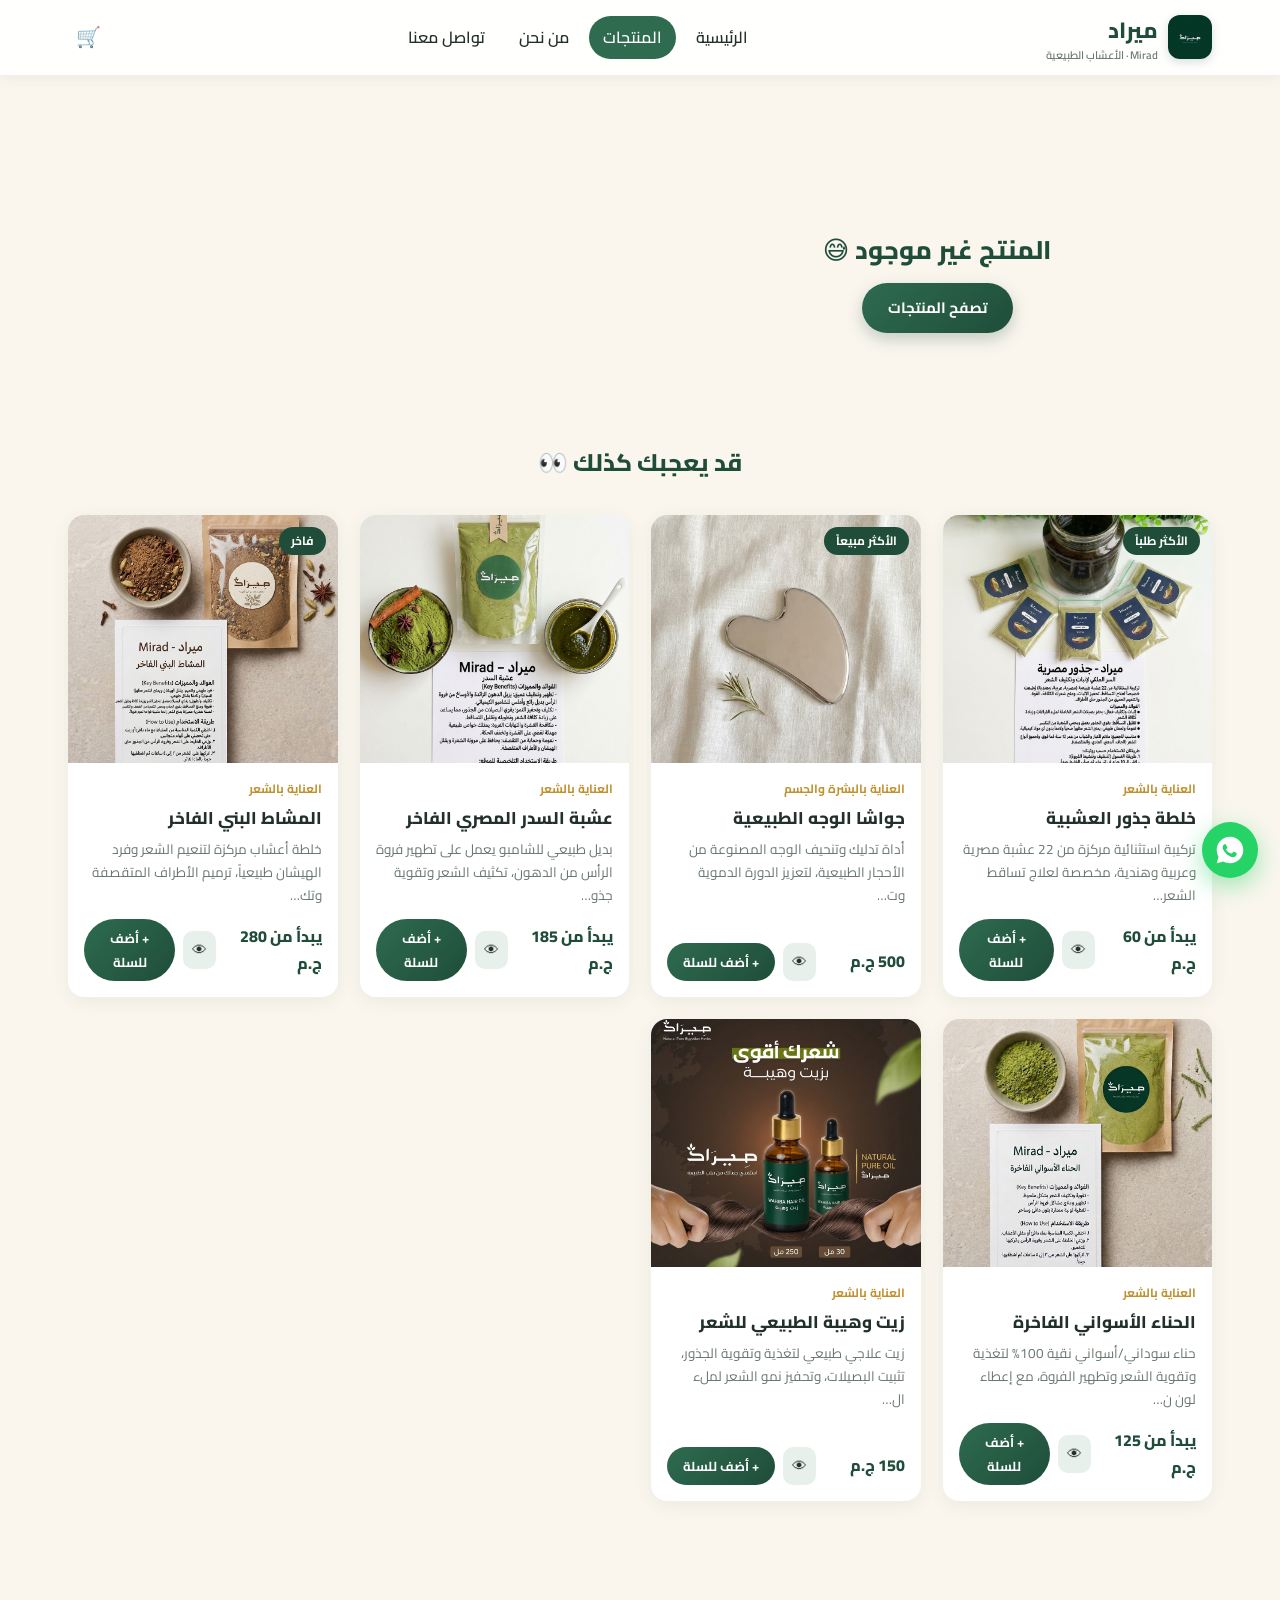
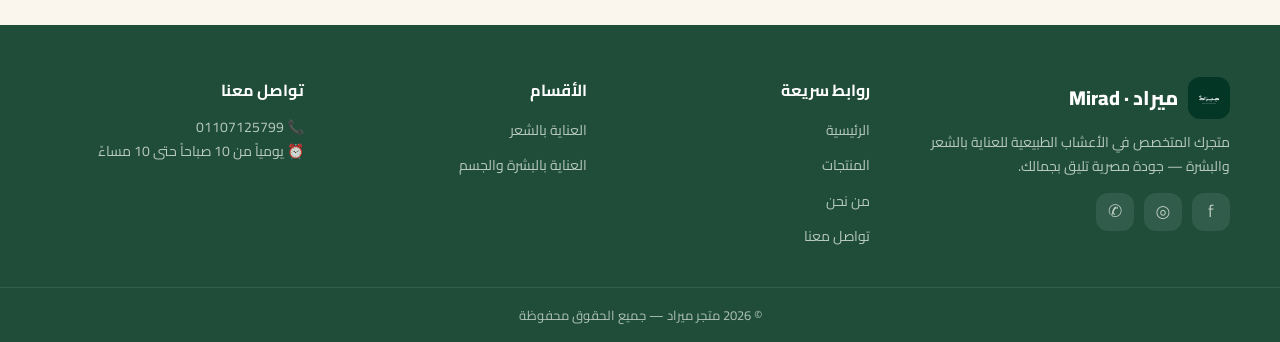
<file: product.html>
<!DOCTYPE html>
<html lang="ar" dir="rtl">
<head>
  <meta charset="UTF-8">
  <meta name="viewport" content="width=device-width, initial-scale=1.0">
  <title>تفاصيل المنتج | ميراد</title>
  <link rel="icon" href="images/logo-mirad.jpg" type="image/svg+xml">
  <link rel="preconnect" href="https://fonts.googleapis.com">
  <link rel="preconnect" href="https://fonts.gstatic.com" crossorigin>
  <link href="https://fonts.googleapis.com/css2?family=Cairo:wght@400;600;700;800&display=swap" rel="stylesheet">
  <link rel="stylesheet" href="css/style.css">
</head>
<body>

  <header class="site-header">
    <div class="header-in">
      <a href="index.html" class="logo">
        <img src="images/logo-mirad.jpg" alt="لوجو ميراد">
        <div>ميراد<small>Mirad · الأعشاب الطبيعية</small></div>
      </a>
      <nav class="main-nav" id="mainNav">
        <a href="index.html">الرئيسية</a>
        <a href="shop.html" class="active">المنتجات</a>
        <a href="about.html">من نحن</a>
        <a href="contact.html">تواصل معنا</a>
      </nav>
      <div class="header-actions">
        <a href="cart.html" class="cart-btn" title="سلة المشتريات">🛒<span class="cart-count" id="cartCount">0</span></a>
        <button class="menu-btn" onclick="toggleMenu()" aria-label="القائمة">☰</button>
      </div>
    </div>
  </header>

  <section class="section">
    <div class="container">
      <div class="detail-wrap" id="productPage"></div>
    </div>
  </section>

  <!-- منتجات مقترحة -->
  <section class="section" style="padding-top:0">
    <div class="container">
      <div class="section-head">
        <h2 style="font-size:24px;color:var(--green-dark)">قد يعجبك كذلك 👀</h2>
      </div>
      <div class="p-grid" id="featured"></div>
    </div>
  </section>

  <footer class="site-footer">
    <div class="container footer-in">
      <div>
        <div class="f-logo"><img src="images/logo-mirad.jpg" alt="ميراد"><span>ميراد · Mirad</span></div>
        <p>متجرك المتخصص في الأعشاب الطبيعية للعناية بالشعر والبشرة — جودة مصرية تليق بجمالك.</p>
        <div class="socials">
          <a href="https://www.facebook.com" target="_blank" title="فيسبوك">f</a>
          <a href="https://www.instagram.com" target="_blank" title="إنستجرام">◎</a>
          <a href="https://wa.me/201107125799" target="_blank" title="واتساب">✆</a>
        </div>
      </div>
      <div>
        <h4>روابط سريعة</h4>
        <ul>
          <li><a href="index.html">الرئيسية</a></li>
          <li><a href="shop.html">المنتجات</a></li>
          <li><a href="about.html">من نحن</a></li>
          <li><a href="contact.html">تواصل معنا</a></li>
        </ul>
      </div>
      <div>
        <h4>الأقسام</h4>
        <ul>
          <li><a href="shop.html">العناية بالشعر</a></li>
          <li><a href="shop.html">العناية بالبشرة والجسم</a></li>
        </ul>
      </div>
      <div>
        <h4>تواصل معنا</h4>
        <p>📞 01107125799</p>
        <p>⏰ يومياً من 10 صباحاً حتى 10 مساءً</p>
      </div>
    </div>
    <div class="copy">© 2026 متجر ميراد — جميع الحقوق محفوظة</div>
  </footer>

  <a class="wa-float" href="https://wa.me/201107125799" target="_blank" aria-label="تواصل واتساب">
    <svg viewBox="0 0 32 32" width="28" height="28" fill="#fff"><path d="M16 .8C7.6.8.8 7.6.8 16c0 2.8.8 5.5 2.1 7.8L.8 31.2l7.6-2c2.2 1.2 4.8 2 7.6 2 8.4 0 15.2-6.8 15.2-15.2S24.4.8 16 .8zm7 21.4c-.3.9-1.9 1.8-2.6 1.9-.7.1-1.5.1-2.4-.2-.6-.2-1.3-.4-2.2-.8-3.9-1.7-6.4-5.6-6.6-5.9-.2-.3-1.6-2.1-1.6-4s.9-2.9 1.3-3.3c.4-.4.8-.5 1-.5h.8c.2 0 .5-.1.8.6.3.8 1.2 2.8 1.3 3 .1.2.1.4 0 .7-.2.3-.6.9-1 1.2-.3.2-.6.6-.3 1 .3.3 1.1 1.5 2.4 2.4 1.6 1.2 3 1.5 3.4 1.7.4.2.7.2.9-.1.3-.3 1.1-1.3 1.4-1.7.3-.4.6-.4 1-.2.4.1 2.1 1 2.4 1.2.3.2.5.3.6.4.1.2.1.9-.3 1.8z"/></svg>
  </a>

  <script src="js/products.js"></script>
  <script src="js/main.js"></script>
</body>
</html>
</file>
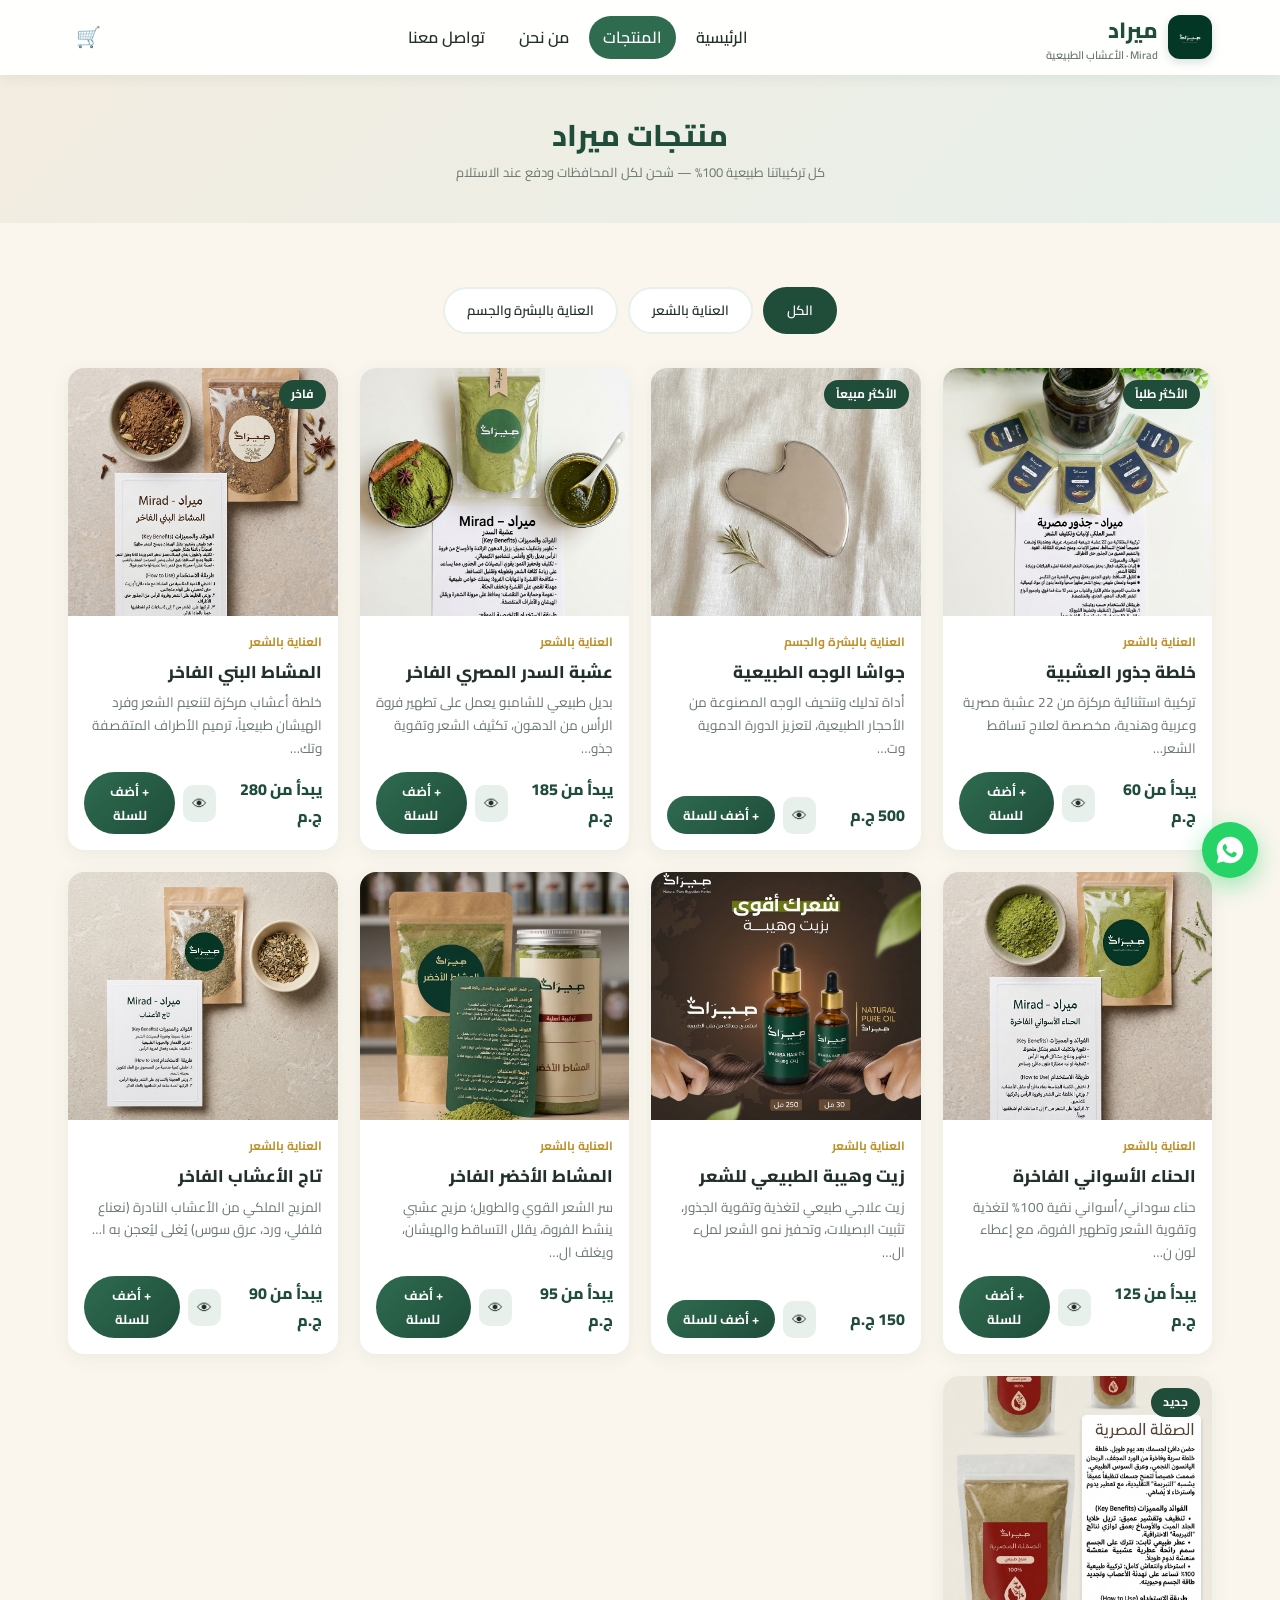
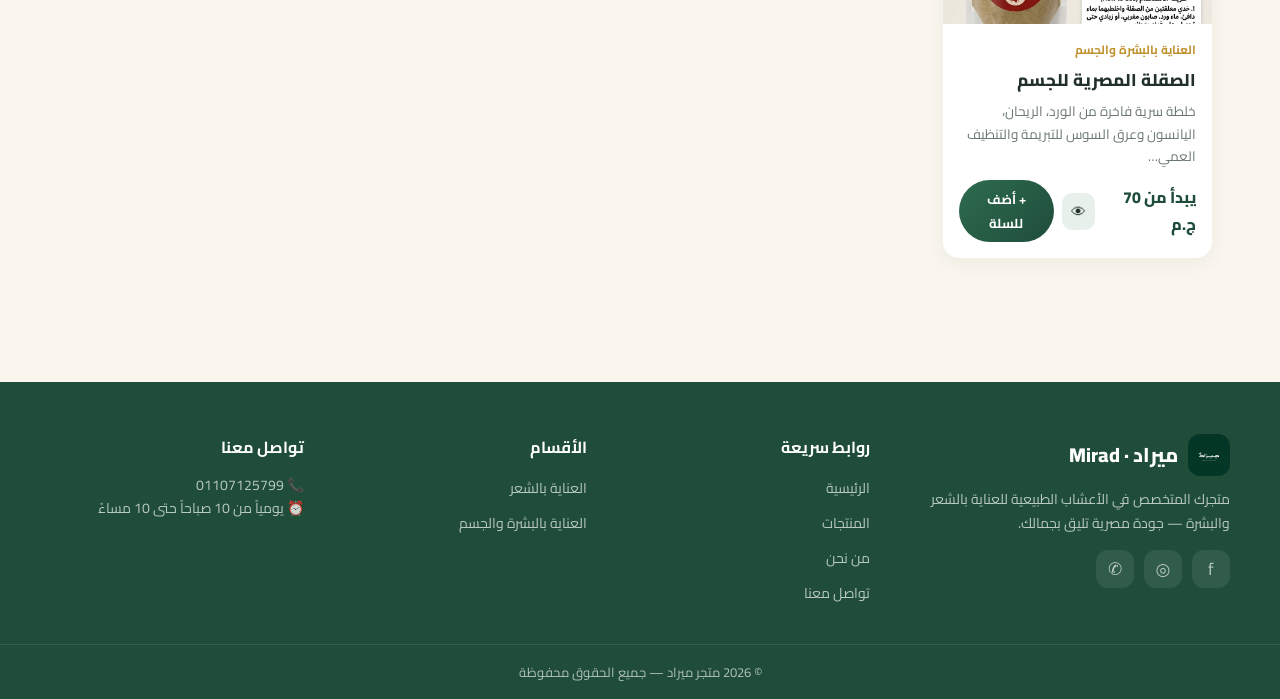
<file: shop.html>
<!DOCTYPE html>
<html lang="ar" dir="rtl">
<head>
  <meta charset="UTF-8">
  <meta name="viewport" content="width=device-width, initial-scale=1.0">
  <title>المنتجات | ميراد</title>
  <meta name="description" content="تصفح كل منتجات متجر ميراد للأعشاب الطبيعية: سدر، حناء، مشاط، زيت وهيبة وجواشا الوجه.">
  <meta name="google-site-verification" content="2bOkw9dakzoFzR6YD-n7EDIYoQVG6wpm68hwIDBc_3A">
  <link rel="canonical" href="https://mirad-store.github.io/mirad/shop.html">
  <meta property="og:type" content="website">
  <meta property="og:site_name" content="ميراد Mirad">
  <meta property="og:title" content="منتجات ميراد للأعشاب الطبيعية">
  <meta property="og:description" content="أجود الأعشاب المصرية للعناية بالشعر والبشرة — شحن لكل المحافظات ودفع عند الاستلام.">
  <meta property="og:image" content="https://mirad-store.github.io/mirad/images/logo-mirad.jpg">
  <meta property="og:url" content="https://mirad-store.github.io/mirad/shop.html">
  <meta property="og:locale" content="ar_EG">
  <meta name="twitter:card" content="summary_large_image">
  <link rel="icon" href="images/logo-mirad.jpg" type="image/svg+xml">
  <link rel="preconnect" href="https://fonts.googleapis.com">
  <link rel="preconnect" href="https://fonts.gstatic.com" crossorigin>
  <link href="https://fonts.googleapis.com/css2?family=Cairo:wght@400;600;700;800&display=swap" rel="stylesheet">
  <link rel="stylesheet" href="css/style.css">
</head>
<body>

  <header class="site-header">
    <div class="header-in">
      <a href="index.html" class="logo">
        <img src="images/logo-mirad.jpg" alt="لوجو ميراد">
        <div>ميراد<small>Mirad · الأعشاب الطبيعية</small></div>
      </a>
      <nav class="main-nav" id="mainNav">
        <a href="index.html">الرئيسية</a>
        <a href="shop.html" class="active">المنتجات</a>
        <a href="about.html">من نحن</a>
        <a href="contact.html">تواصل معنا</a>
      </nav>
      <div class="header-actions">
        <a href="cart.html" class="cart-btn" title="سلة المشتريات">🛒<span class="cart-count" id="cartCount">0</span></a>
        <button class="menu-btn" onclick="toggleMenu()" aria-label="القائمة">☰</button>
      </div>
    </div>
  </header>

  <section class="page-head">
    <div class="container">
      <h1>منتجات ميراد</h1>
      <div class="crumbs">كل تركيباتنا طبيعية 100% — شحن لكل المحافظات ودفع عند الاستلام</div>
    </div>
  </section>

  <section class="section">
    <div class="container">
      <div class="filter-bar" id="filterBar">
        <button class="filter-btn active" onclick="filterShop('all', this)">الكل</button>
        <button class="filter-btn" onclick="filterShop('hair', this)">العناية بالشعر</button>
        <button class="filter-btn" onclick="filterShop('body', this)">العناية بالبشرة والجسم</button>
      </div>
      <div class="p-grid" id="shopGrid"></div>
    </div>
  </section>

  <footer class="site-footer">
    <div class="container footer-in">
      <div>
        <div class="f-logo"><img src="images/logo-mirad.jpg" alt="ميراد"><span>ميراد · Mirad</span></div>
        <p>متجرك المتخصص في الأعشاب الطبيعية للعناية بالشعر والبشرة — جودة مصرية تليق بجمالك.</p>
        <div class="socials">
          <a href="https://www.facebook.com" target="_blank" title="فيسبوك">f</a>
          <a href="https://www.instagram.com" target="_blank" title="إنستجرام">◎</a>
          <a href="https://wa.me/201107125799" target="_blank" title="واتساب">✆</a>
        </div>
      </div>
      <div>
        <h4>روابط سريعة</h4>
        <ul>
          <li><a href="index.html">الرئيسية</a></li>
          <li><a href="shop.html">المنتجات</a></li>
          <li><a href="about.html">من نحن</a></li>
          <li><a href="contact.html">تواصل معنا</a></li>
        </ul>
      </div>
      <div>
        <h4>الأقسام</h4>
        <ul>
          <li><a href="shop.html">العناية بالشعر</a></li>
          <li><a href="shop.html">العناية بالبشرة والجسم</a></li>
        </ul>
      </div>
      <div>
        <h4>تواصل معنا</h4>
        <p>📞 01107125799</p>
        <p>⏰ يومياً من 10 صباحاً حتى 10 مساءً</p>
      </div>
    </div>
    <div class="copy">© 2026 متجر ميراد — جميع الحقوق محفوظة</div>
  </footer>

  <a class="wa-float" href="https://wa.me/201107125799" target="_blank" aria-label="تواصل واتساب">
    <svg viewBox="0 0 32 32" width="28" height="28" fill="#fff"><path d="M16 .8C7.6.8.8 7.6.8 16c0 2.8.8 5.5 2.1 7.8L.8 31.2l7.6-2c2.2 1.2 4.8 2 7.6 2 8.4 0 15.2-6.8 15.2-15.2S24.4.8 16 .8zm7 21.4c-.3.9-1.9 1.8-2.6 1.9-.7.1-1.5.1-2.4-.2-.6-.2-1.3-.4-2.2-.8-3.9-1.7-6.4-5.6-6.6-5.9-.2-.3-1.6-2.1-1.6-4s.9-2.9 1.3-3.3c.4-.4.8-.5 1-.5h.8c.2 0 .5-.1.8.6.3.8 1.2 2.8 1.3 3 .1.2.1.4 0 .7-.2.3-.6.9-1 1.2-.3.2-.6.6-.3 1 .3.3 1.1 1.5 2.4 2.4 1.6 1.2 3 1.5 3.4 1.7.4.2.7.2.9-.1.3-.3 1.1-1.3 1.4-1.7.3-.4.6-.4 1-.2.4.1 2.1 1 2.4 1.2.3.2.5.3.6.4.1.2.1.9-.3 1.8z"/></svg>
  </a>

  <script src="js/products.js"></script>
  <script src="js/main.js"></script>
</body>
</html>
</file>
<file: css/style.css>
/* ================= ميراد — ستايل الموقع ================= */
:root{
  --green-dark:#1f4d3a; --green:#2e6b4f; --green-soft:#e7f0ea;
  --beige:#faf6ee; --sand:#efe4d3; --gold:#c0912f;
  --ink:#22302a; --muted:#69776e; --white:#fff;
  --wa:#25d366;
  --radius:16px; --shadow:0 10px 30px rgba(31,77,58,.10);
}
*{margin:0;padding:0;box-sizing:border-box}
html{scroll-behavior:smooth}
body{
  font-family:'Cairo',system-ui,sans-serif;
  background:var(--beige); color:var(--ink); line-height:1.7;
}
img{max-width:100%;display:block}
a{color:inherit;text-decoration:none}
ul{list-style:none}
.container{max-width:1180px;margin-inline:auto;padding-inline:18px}

h1,h2,h3{font-weight:800;line-height:1.35}
.section{padding:64px 0}
.section-head{text-align:center;margin-bottom:36px}
.section-head .eyebrow{color:var(--gold);font-weight:700;font-size:14px;letter-spacing:1px}
.section-head h2{font-size:30px;color:var(--green-dark)}
.section-head p{color:var(--muted);max-width:560px;margin:8px auto 0}

/* ---------- الأزرار ---------- */
.btn{
  display:inline-flex;align-items:center;justify-content:center;gap:8px;
  background:linear-gradient(135deg,var(--green),var(--green-dark));
  color:#fff;font-family:inherit;font-weight:700;font-size:15px;
  padding:12px 26px;border:none;border-radius:999px;cursor:pointer;
  transition:.25s; box-shadow:0 6px 16px rgba(31,77,58,.25);
}
.btn:hover{transform:translateY(-2px);box-shadow:0 10px 22px rgba(31,77,58,.32)}
.btn-outline{background:transparent;color:var(--green-dark);border:2px solid var(--green)}
.btn-outline:hover{background:var(--green);color:#fff}
.btn-wa{background:linear-gradient(135deg,#2fd06d,#1faf56)}
.btn-sm{padding:7px 16px;font-size:13px;box-shadow:none}
.btn-ghost{background:var(--green-soft);color:var(--green-dark);box-shadow:none}

/* ---------- الهيدر ---------- */
.site-header{
  position:sticky;top:0;z-index:100;background:rgba(255,255,255,.94);
  backdrop-filter:blur(8px);box-shadow:0 2px 14px rgba(31,77,58,.08);
}
.header-in{display:flex;align-items:center;justify-content:space-between;gap:14px;padding:12px 18px;max-width:1180px;margin-inline:auto}
.logo{display:flex;align-items:center;gap:10px;font-weight:800;font-size:22px;color:var(--green-dark)}
.logo img{width:44px;height:44px;border-radius:12px;box-shadow:0 3px 10px rgba(31,77,58,.18)}
.logo small{display:block;font-size:11px;font-weight:600;color:var(--muted);line-height:1.2}
.main-nav{display:flex;align-items:center;gap:6px}
.main-nav a{padding:8px 14px;border-radius:999px;font-weight:600;color:var(--ink);transition:.2s}
.main-nav a:hover{background:var(--green-soft);color:var(--green-dark)}
.main-nav a.active{background:var(--green);color:#fff}
.header-actions{display:flex;align-items:center;gap:10px}
.cart-btn{position:relative;font-size:20px;padding:8px;border-radius:12px;transition:.2s}
.cart-btn:hover{background:var(--green-soft)}
.cart-count{
  position:absolute;top:-4px;inset-inline-start:-4px;background:#d2543a;color:#fff;
  font-size:11px;font-weight:700;min-width:19px;height:19px;border-radius:999px;
  display:none;align-items:center;justify-content:center;padding-inline:4px;
}
.cart-count.show{display:inline-flex}
.menu-btn{display:none;background:none;border:none;font-size:24px;cursor:pointer;color:var(--green-dark)}

/* ---------- الهيرو ---------- */
.hero{background:linear-gradient(160deg,#f3ece0 0%,#e7f0ea 60%,#f6f1e6 100%);overflow:hidden}
.hero-in{
  display:grid;grid-template-columns:1.15fr .85fr;gap:40px;align-items:center;
  max-width:1180px;margin-inline:auto;padding:64px 18px;
}
.hero .eyebrow{color:var(--gold);font-weight:700}
.hero h1{font-size:42px;color:var(--green-dark);margin:8px 0 14px}
.hero h1 span{color:var(--gold)}
.hero p.lead{color:var(--muted);font-size:18px;max-width:520px}
.hero-cta{display:flex;gap:12px;margin-top:24px;flex-wrap:wrap}
.hero-stats{display:flex;gap:26px;margin-top:30px;flex-wrap:wrap}
.hero-stats div b{display:block;font-size:22px;color:var(--green-dark)}
.hero-stats div span{font-size:13px;color:var(--muted)}
.hero-art{position:relative}
.hero-art img{
  width:100%;max-height:430px;object-fit:cover;border-radius:38% 62% 55% 45%/45% 48% 52% 55%;
  box-shadow:var(--shadow);border:8px solid #fff;
}
.hero-card{
  position:absolute;bottom:26px;inset-inline-start:-12px;background:#fff;border-radius:14px;
  padding:10px 16px;box-shadow:var(--shadow);font-weight:700;color:var(--green-dark);
  display:flex;align-items:center;gap:8px;font-size:14px;
}

/* ---------- شريط المميزات ---------- */
.features{background:#fff;padding:26px 0;border-top:1px solid #eee;border-bottom:1px solid #eee}
.features-in{display:grid;grid-template-columns:repeat(4,1fr);gap:16px;max-width:1180px;margin-inline:auto;padding-inline:18px}
.feature{display:flex;align-items:center;gap:10px;font-weight:600;color:var(--green-dark);font-size:14.5px}
.feature .fi{font-size:24px;background:var(--green-soft);border-radius:12px;padding:8px 10px}

/* ---------- بيان العلامة (Manifesto) ---------- */
.manifesto{
  background:linear-gradient(180deg,#fff 0%,var(--beige) 100%);
  text-align:center;padding:64px 18px 58px;position:relative;
  border-top:1px solid #eee;border-bottom:1px solid #eee5;
}
.manifesto .leaf{
  font-size:30px;width:64px;height:64px;display:grid;place-items:center;
  margin:0 auto 14px;background:var(--green-soft);border-radius:50%;
}
.manifesto h2{font-size:27px;color:var(--green-dark);margin-bottom:16px}
.manifesto p{
  max-width:700px;margin:0 auto;color:var(--muted);
  font-size:17px;line-height:2.1;
}
.manifesto .rule{
  width:72px;height:3px;background:var(--gold);border-radius:99px;margin-top:26px;
}
@media (max-width:760px){
  .manifesto{padding:46px 18px 40px}
  .manifesto h2{font-size:22px}
  .manifesto p{font-size:15.5px}
}

/* ---------- المنتجات ---------- */
.p-grid{display:grid;grid-template-columns:repeat(auto-fill,minmax(250px,1fr));gap:22px}
.p-card{
  background:#fff;border-radius:var(--radius);overflow:hidden;box-shadow:0 4px 18px rgba(31,77,58,.07);
  transition:.25s;display:flex;flex-direction:column;
}
.p-card:hover{transform:translateY(-5px);box-shadow:var(--shadow)}
.p-img{position:relative;display:block;background:#f2eee6}
.p-img img{width:100%;aspect-ratio:1/0.92;object-fit:cover;transition:.4s}
.p-card:hover .p-img img{transform:scale(1.04)}
.badge{
  position:absolute;top:12px;inset-inline-start:12px;background:var(--green-dark);color:#fff;
  font-size:12px;font-weight:700;padding:4px 12px;border-radius:999px;z-index:2;
}
.p-body{padding:16px;display:flex;flex-direction:column;gap:8px;flex:1}
.p-cat{font-size:12px;color:var(--gold);font-weight:700}
.p-body h3{font-size:17px}
.p-body h3 a:hover{color:var(--green)}
.p-desc{font-size:13.5px;color:var(--muted);flex:1}
.p-foot{display:flex;align-items:center;justify-content:space-between;gap:8px;margin-top:4px}
.p-price{font-weight:800;color:var(--green-dark);font-size:16px;display:flex;flex-direction:column}
.old-price{color:#b0492f;text-decoration:line-through;font-size:13px;font-weight:600}
.p-actions{display:flex;align-items:center;gap:8px}
.icon-link{background:var(--green-soft);border-radius:10px;padding:6px 9px;font-size:15px}

/* ---------- الفلترة ---------- */
.filter-bar{display:flex;gap:10px;justify-content:center;flex-wrap:wrap;margin-bottom:34px}
.filter-btn{
  border:2px solid var(--green-soft);background:#fff;color:var(--ink);font-family:inherit;
  font-weight:600;padding:9px 22px;border-radius:999px;cursor:pointer;transition:.2s;
}
.filter-btn:hover{border-color:var(--green)}
.filter-btn.active{background:var(--green-dark);color:#fff;border-color:var(--green-dark)}

/* ---------- بانر شحن مجاني ---------- */
.banner{
  background:linear-gradient(135deg,var(--green-dark),var(--green));
  color:#fff;border-radius:22px;padding:44px 30px;text-align:center;position:relative;overflow:hidden;
}
.banner h2{font-size:26px;margin-bottom:8px}
.banner p{opacity:.85;margin-bottom:18px}
.banner .btn{background:#fff;color:var(--green-dark);box-shadow:none}

/* ---------- آراء الزبائن ---------- */
.reviews-grid{display:grid;grid-template-columns:repeat(3,1fr);gap:22px}
.review{background:#fff;border-radius:var(--radius);padding:24px;box-shadow:0 4px 16px rgba(31,77,58,.06)}
.review .stars{color:var(--gold);letter-spacing:2px;margin-bottom:8px}
.review p{color:var(--muted);font-size:14.5px}
.review .who{display:flex;align-items:center;gap:10px;margin-top:16px}
.review .who .av{width:40px;height:40px;border-radius:50%;background:var(--green-soft);display:grid;place-items:center;font-weight:800;color:var(--green-dark)}
.review .who b{display:block;font-size:14px}
.review .who span{font-size:12px;color:var(--muted)}

/* ---------- فورم وتعليقات العملاء ---------- */
.review-form-card{
  background:#fff;border:1px solid #eee;border-radius:var(--radius);
  padding:26px;margin-top:34px;box-shadow:0 4px 16px rgba(31,77,58,.06);
}
.review-form-card h3{font-size:20px;color:var(--green-dark);margin-bottom:4px}
.review-form-card > p{color:var(--muted);font-size:14px;margin-bottom:18px}
.rf-row{display:grid;grid-template-columns:repeat(3,1fr);gap:14px}
.rf-row .field{margin-bottom:0}
.rf-foot{display:flex;align-items:center;gap:14px;flex-wrap:wrap;margin-top:16px}
.rf-msg{font-size:14px;font-weight:700}
.rf-msg.ok{color:var(--green-dark)}
.rf-msg.err{color:#c0392b}
.req{color:#c0392b}
.live-reviews{margin-top:38px}
.live-reviews h3{font-size:20px;color:var(--green-dark);margin-bottom:16px}
.reviews-empty{text-align:center;color:var(--muted);font-size:14px;padding:18px 0}
@media (max-width:760px){
  .rf-row{grid-template-columns:1fr}
  .review-form-card{padding:20px}
}

/* ---------- تفاصيل منتج ---------- */
.page-head{background:linear-gradient(135deg,#f3ece0,#e7f0ea);padding:40px 0;text-align:center}
.page-head h1{font-size:30px;color:var(--green-dark)}
.page-head .crumbs{font-size:13px;color:var(--muted);margin-top:6px}
.detail-wrap{display:grid;grid-template-columns:1fr 1fr;gap:44px;margin-top:44px}
.detail-gallery img{border-radius:24px;box-shadow:var(--shadow);border:6px solid #fff;aspect-ratio:1/0.95;object-fit:cover;width:100%}
.detail-info .p-cat{font-size:13px}
.detail-info h1{font-size:28px;color:var(--green-dark);margin:6px 0}
.detail-price{font-size:24px;font-weight:800;color:var(--green-dark);display:flex;align-items:center;gap:12px;margin-bottom:14px}
.detail-desc{color:var(--muted);font-size:15.5px}
.variants{display:flex;flex-wrap:wrap;gap:10px;margin:18px 0}
.chip{cursor:pointer}
.chip input{display:none}
.chip span{
  display:inline-block;border:2px solid #dfe8e2;border-radius:999px;padding:8px 18px;
  font-size:14px;font-weight:600;transition:.2s;background:#fff;
}
.chip input:checked + span{border-color:var(--green);background:var(--green-soft);color:var(--green-dark)}
.qty-row{display:flex;align-items:center;gap:14px;margin:18px 0;font-weight:600}
.stepper{display:inline-flex;align-items:center;border:2px solid #dfe8e2;border-radius:999px;overflow:hidden;background:#fff}
.stepper button,.stepper span,.stepper input{width:38px;height:38px;border:none;background:none;font-size:17px;font-weight:700;cursor:pointer;text-align:center;font-family:inherit}
.stepper input{width:48px;color:var(--green-dark);-moz-appearance:textfield}
.stepper input::-webkit-outer-spin-button,.stepper input::-webkit-inner-spin-button{-webkit-appearance:none}
.stepper button:hover{background:var(--green-soft)}
.detail-actions{display:flex;gap:12px;flex-wrap:wrap;margin:10px 0 18px}
.trust-mini{background:#fff;border:1px dashed #d8dfd7;border-radius:14px;padding:12px 16px;font-size:14px;color:var(--muted)}

/* ---------- السلة ---------- */
.cart-layout{display:grid;grid-template-columns:1.5fr 1fr;gap:28px;margin-top:40px;align-items:start}
.cart-item{
  display:grid;grid-template-columns:86px 1fr auto auto auto;gap:16px;align-items:center;
  background:#fff;border-radius:14px;padding:14px 18px;box-shadow:0 3px 12px rgba(31,77,58,.06);margin-bottom:14px;
}
.cart-item img{width:86px;height:86px;object-fit:cover;border-radius:12px}
.ci-info h4{font-size:15.5px}
.ci-info h4 a:hover{color:var(--green)}
.ci-size{font-size:12.5px;background:var(--sand);border-radius:999px;padding:2px 10px;display:inline-block;margin-top:3px}
.ci-price{font-size:13px;color:var(--muted);margin-top:3px}
.ci-total{font-weight:800;color:var(--green-dark);min-width:86px;text-align:center}
.ci-remove{background:none;border:none;font-size:17px;cursor:pointer;opacity:.6;transition:.2s}
.ci-remove:hover{opacity:1;color:#c0392b}
.summary{background:#fff;border-radius:var(--radius);padding:24px;box-shadow:var(--shadow);position:sticky;top:90px}
.summary h3{color:var(--green-dark);margin-bottom:14px}
.s-row{display:flex;justify-content:space-between;padding:9px 0;border-bottom:1px dotted #e3e6e1;font-size:15px}
.s-row.total{font-size:19px;font-weight:800;color:var(--green-dark);border-bottom:none}
.free-note{background:var(--green-soft);color:var(--green-dark);font-size:13px;font-weight:600;border-radius:12px;padding:10px 14px;margin-top:10px}
.form{background:#fff;border-radius:var(--radius);padding:24px;box-shadow:var(--shadow);margin-top:22px}
.form h3{color:var(--green-dark);margin-bottom:14px}
.field{margin-bottom:13px}
.field label{display:block;font-size:13.5px;font-weight:700;margin-bottom:5px;color:var(--green-dark)}
.field input,.field textarea,.field select{
  width:100%;padding:11px 14px;border:2px solid #e2e6e0;border-radius:12px;
  font-family:inherit;font-size:14px;background:var(--beige);transition:.2s;
}
.field input:focus,.field textarea:focus,.field select:focus{outline:none;border-color:var(--green);background:#fff}
.field textarea{resize:vertical;min-height:84px}

/* ---------- من نحن و التواصل ---------- */
.about-grid{display:grid;grid-template-columns:1fr 1.1fr;gap:40px;align-items:center}
.about-grid img{border-radius:24px;box-shadow:var(--shadow);max-height:420px;object-fit:cover;border:6px solid #fff}
.about-grid p{color:var(--muted);margin-bottom:14px}
.values-grid{display:grid;grid-template-columns:repeat(3,1fr);gap:20px;margin-top:40px}
.value{background:#fff;border-radius:var(--radius);padding:24px;text-align:center;box-shadow:0 4px 16px rgba(31,77,58,.06)}
.value .vi{font-size:32px}
.value h3{font-size:17px;color:var(--green-dark);margin:8px 0 4px}
.value p{font-size:14px;color:var(--muted)}
.step-num{
  width:56px;height:56px;margin:0 auto 12px;display:grid;place-items:center;
  font-size:24px;font-weight:800;color:#fff;
  background:linear-gradient(135deg,var(--green),var(--green-dark));
  border-radius:50%;box-shadow:0 6px 14px rgba(31,77,58,.25);
}
.contact-grid{display:grid;grid-template-columns:repeat(auto-fit,minmax(250px,1fr));gap:22px;max-width:900px;margin-inline:auto}
.contact-card{background:#fff;border-radius:var(--radius);padding:28px 22px;text-align:center;box-shadow:0 4px 16px rgba(31,77,58,.06)}
.contact-card .ci{font-size:30px;margin-bottom:8px}
.contact-card h3{font-size:16px;color:var(--green-dark);margin-bottom:6px}
.contact-card p{font-size:14px;color:var(--muted);direction:ltr}

/* ---------- الفوتر ---------- */
.site-footer{background:var(--green-dark);color:#dfe8e2;margin-top:60px}
.footer-in{display:grid;grid-template-columns:1.3fr 1fr 1fr 1fr;gap:30px;padding:52px 0 30px}
.footer-in h4{color:#fff;margin-bottom:12px;font-size:16px}
.footer-in p,.footer-in a{font-size:14px;opacity:.8}
.footer-in li{margin-bottom:8px}
.footer-in a:hover{opacity:1;color:#fff}
.f-logo{display:flex;align-items:center;gap:10px;font-weight:800;font-size:20px;color:#fff;margin-bottom:12px}
.f-logo img{width:42px;height:42px;border-radius:12px}
.socials{display:flex;gap:10px;margin-top:14px}
.socials a{width:38px;height:38px;border-radius:12px;background:rgba(255,255,255,.1);display:grid;place-items:center;font-size:17px;transition:.2s}
.socials a:hover{background:var(--wa);transform:translateY(-3px)}
.copy{border-top:1px solid rgba(255,255,255,.12);padding:16px 0;text-align:center;font-size:13px;opacity:.75}

/* ---------- واتساب عائم ---------- */
.wa-float{
  position:fixed;bottom:22px;inset-inline-start:22px;z-index:90;width:56px;height:56px;
  background:var(--wa);color:#fff;border-radius:50%;display:grid;place-items:center;
  font-size:26px;box-shadow:0 8px 24px rgba(37,211,102,.45);transition:.25s;animation:pulse 2.2s infinite;
}
.wa-float:hover{transform:scale(1.1)}
@keyframes pulse{
  0%,100%{box-shadow:0 8px 24px rgba(37,211,102,.45)}
  50%{box-shadow:0 8px 24px rgba(37,211,102,.7)}
}

/* ---------- ضمان الجودة ---------- */
.guarantee{background:linear-gradient(135deg,var(--green-dark),var(--green));color:#fff;padding:42px 0}
.guarantee-in{display:flex;align-items:center;gap:24px;max-width:860px;margin-inline:auto}
.guarantee .shield{
  font-size:40px;width:82px;height:82px;display:grid;place-items:center;
  background:rgba(255,255,255,.12);border-radius:50%;flex-shrink:0;
}
.guarantee h3{margin-bottom:6px;font-size:21px}
.guarantee p{opacity:.92;font-size:15.5px;line-height:1.9}
@media (max-width:760px){
  .guarantee-in{flex-direction:column;text-align:center;gap:14px}
  .guarantee h3{font-size:18px}
  .guarantee p{font-size:14px}
}

/* ---------- قرية الفرقة (Page) ---------- */
#toast{
  position:fixed;bottom:96px;inset-inline-start:22px;background:var(--green-dark);color:#fff;
  padding:12px 20px;border-radius:12px;font-size:14px;font-weight:600;z-index:200;
  opacity:0;pointer-events:none;transform:translateY(12px);transition:.3s;max-width:320px;
  box-shadow:var(--shadow);
}
#toast.show{opacity:1;transform:none}
.empty,.empty-page{text-align:center;padding:50px 20px;color:var(--muted);font-size:17px}
.empty-page .btn{margin-top:16px}
.empty-page h2{color:var(--green-dark)}

/* ---------- تنبيه سلة مش متبعتة ---------- */
#cart-reminder{
  position:fixed;bottom:22px;inset-inline-end:22px;z-index:95;
  background:var(--green-dark);color:#fff;padding:12px 16px;border-radius:999px;
  font-size:14px;font-weight:600;box-shadow:0 10px 28px rgba(31,77,58,.35);
  display:flex;align-items:center;gap:10px;max-width:min(92vw,430px);
  animation:rmIn .45s ease;
}
#cart-reminder .rm-cta{
  background:var(--wa);color:#fff;border-radius:999px;padding:5px 12px;
  font-size:12.5px;font-weight:800;white-space:nowrap;
}
@keyframes rmIn{from{opacity:0;transform:translateY(14px)}to{opacity:1;transform:none}}

/* ---------- طرق الدفع ---------- */
.lbl-block{display:block}
.pay-opt{
  display:flex;align-items:center;gap:9px;background:var(--beige);
  border:2px solid #e6e0d3;border-radius:12px;padding:10px 14px;
  font-size:14px;font-weight:600;cursor:pointer;margin-bottom:8px;transition:.2s;
}
.pay-opt:hover{border-color:var(--green)}
.pay-opt input{accent-color:var(--green);width:17px;height:17px}
.pay-note{
  background:var(--green-soft);border-radius:14px;padding:14px 16px;
  font-size:13.5px;color:var(--green-dark);margin-bottom:14px;
}
.pay-note b{color:var(--green-dark)}
.pay-steps{margin:10px 0 0;padding-inline-start:20px}
.pay-steps li{margin-bottom:5px;font-size:13px}
.copy-btn{
  border:none;background:var(--green);color:#fff;border-radius:8px;
  padding:2px 10px;font-size:12px;font-family:inherit;cursor:pointer;margin-inline-start:8px;
}
.copy-btn:hover{background:var(--gold)}
.agree{
  display:flex;align-items:flex-start;gap:9px;background:#fff8ec;
  border:1px dashed #e3c98a;border-radius:12px;padding:12px 14px;
  font-size:13px;color:#7a5c1e;cursor:pointer;
}
.agree input{accent-color:var(--gold);width:17px;height:17px;margin-top:2px}
.field input.bad,.field select.bad{border-color:#c0392b !important;background:#fdeeee}

/* ---------- موبايل ---------- */
@media (max-width:900px){
  .features-in{grid-template-columns:repeat(2,1fr)}
  .footer-in{grid-template-columns:1fr 1fr}
  .detail-wrap,.cart-layout,.about-grid{grid-template-columns:1fr}
  .reviews-grid{grid-template-columns:1fr}
  .hero-in{grid-template-columns:1fr;padding:44px 18px}
  .hero-art{max-width:420px;margin-inline:auto}
  .hero h1{font-size:32px}
  .summary{position:static}
}
@media (max-width:760px){
  .menu-btn{display:block}
  .main-nav{
    display:none;position:absolute;top:100%;inset-inline:0;background:#fff;
    flex-direction:column;align-items:stretch;gap:2px;padding:12px 18px 18px;
    box-shadow:0 14px 26px rgba(31,77,58,.12);
  }
  .main-nav.open{display:flex}
  .main-nav a{text-align:center;border-bottom:1px solid #f2f2f2}
  .section{padding:46px 0}
  .features-in{grid-template-columns:1fr 1fr;gap:10px}
  .feature{font-size:13px}
  .cart-item{grid-template-columns:64px 1fr;grid-auto-rows:auto;row-gap:10px}
  .cart-item .stepper{justify-self:start}
  .cart-item img{width:64px;height:64px}
  .values-grid{grid-template-columns:1fr}
  .footer-in{grid-template-columns:1fr}
  .section-head h2{font-size:24px}
}
</file>
